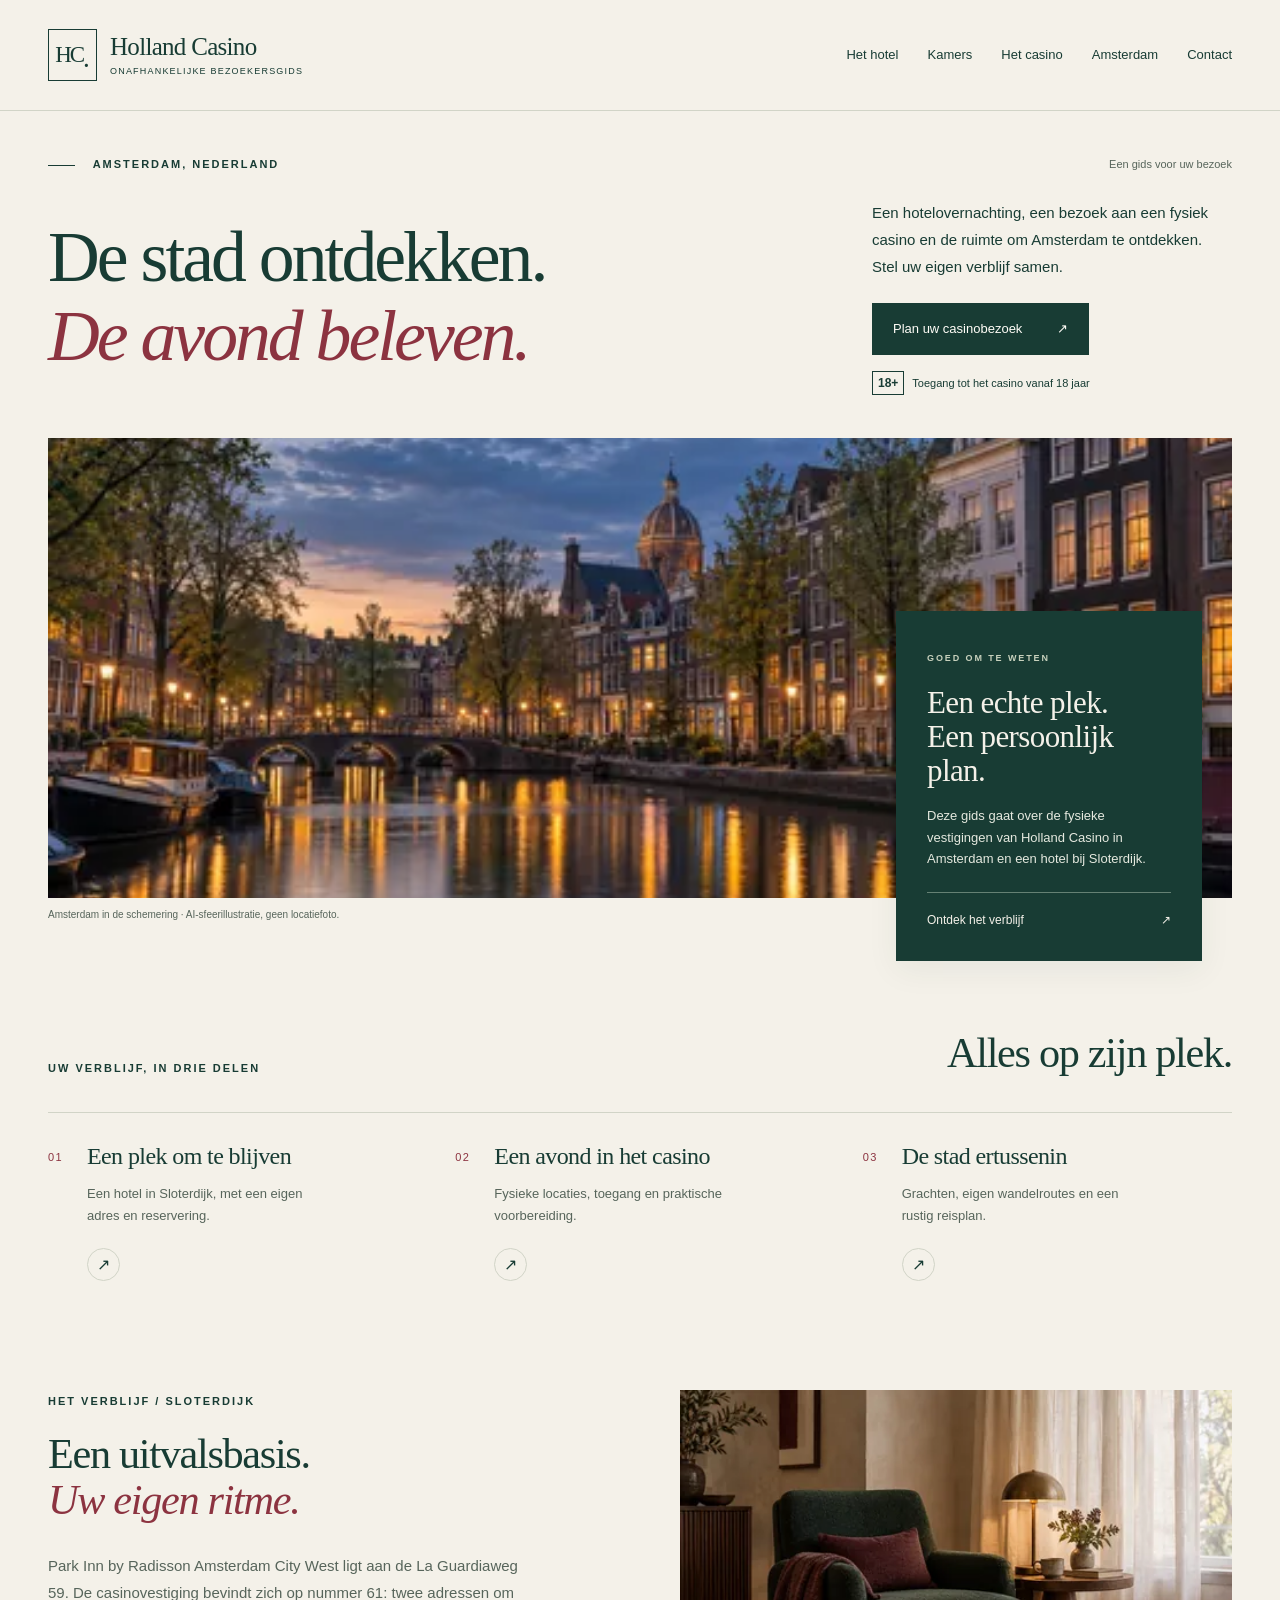
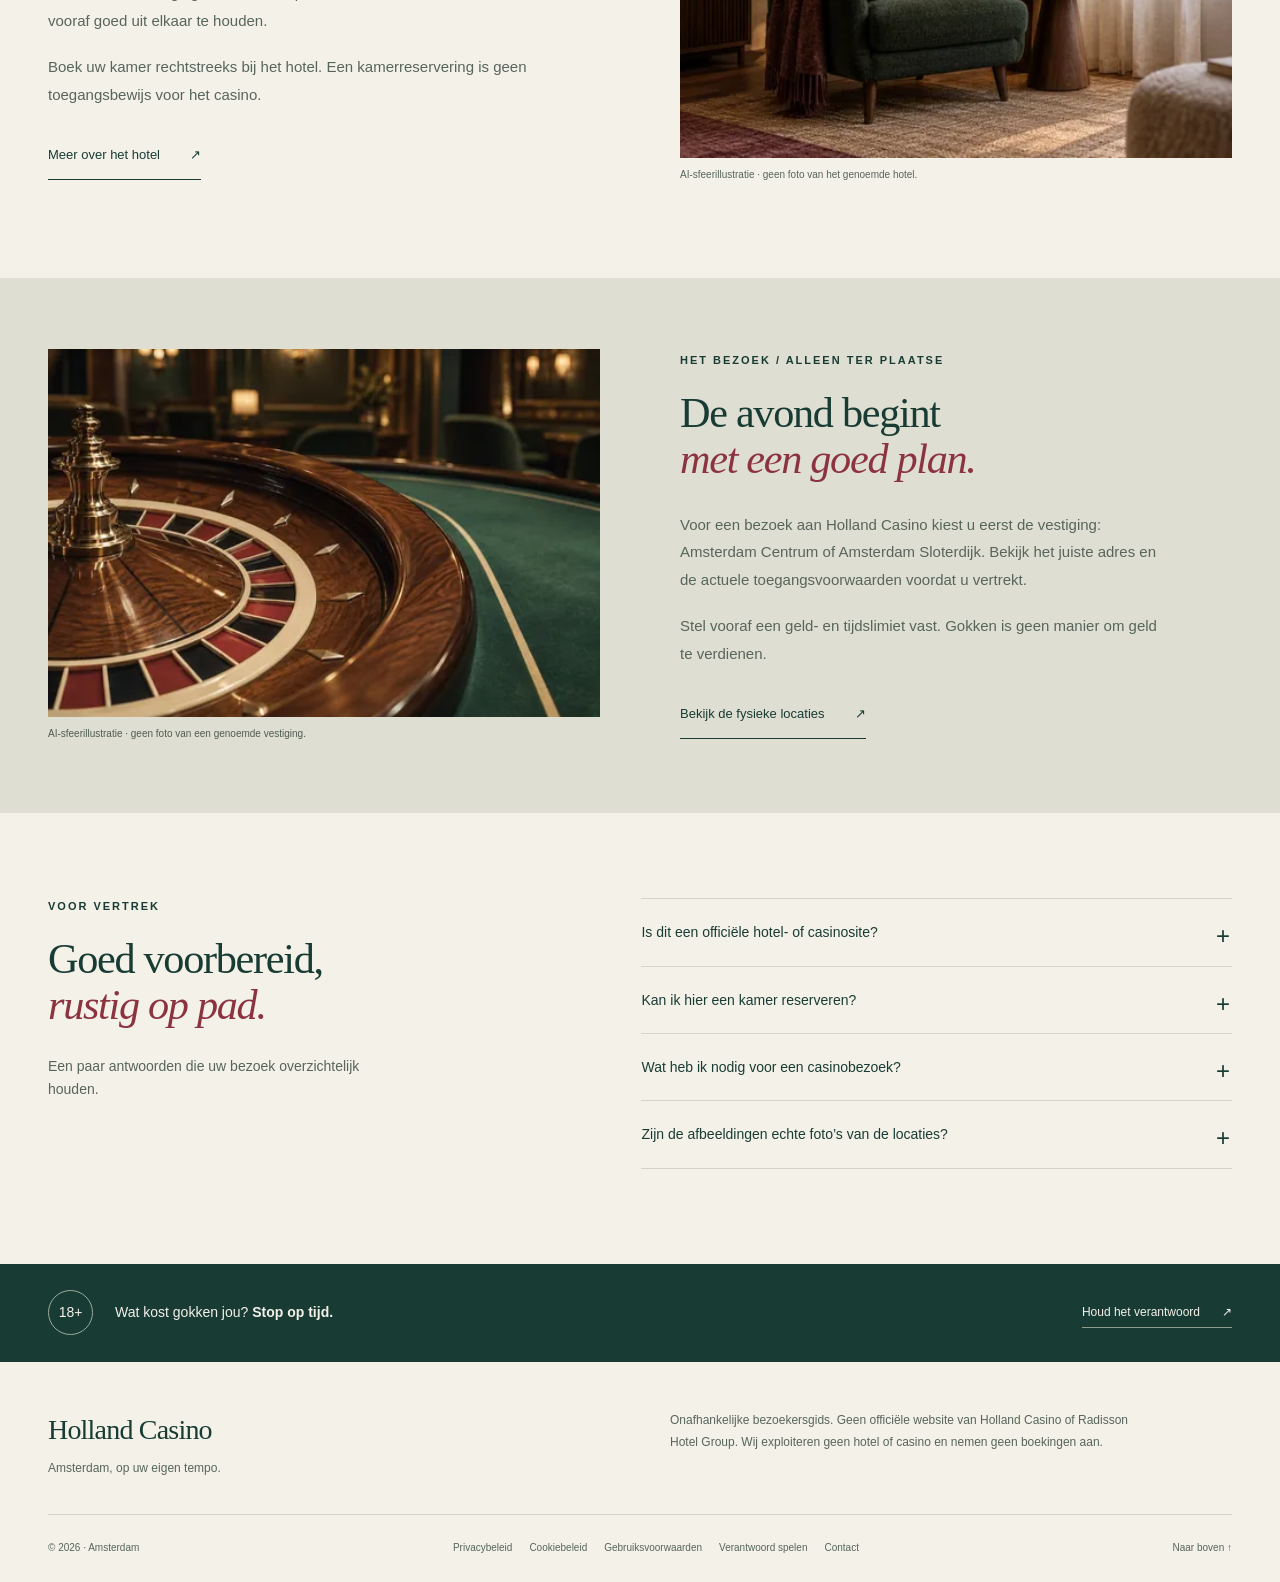
<file: index.html>
<!doctype html>
<html lang="nl-NL">
  <head>
    <meta charset="utf-8" />
    <meta name="viewport" content="width=device-width, initial-scale=1" />
    <meta
      name="description"
      content="Onafhankelijke gids voor een verblijf in Amsterdam, een hotel bij Sloterdijk en fysieke casinobezoeken. Praktische locaties, toegang 18+ en verantwoord spelen."
    />
    <meta name="theme-color" content="#183c34" />
    <title>Holland Casino</title>
    <script async src="https://www.googletagmanager.com/gtag/js?id=AW-18148570708"></script>
<script>
  window.dataLayer = window.dataLayer || [];
  function gtag(){dataLayer.push(arguments);}
  gtag('js', new Date());

  gtag('config', 'AW-18148570708');
</script>
    <script>
      document.documentElement.classList.add("js");
    </script>
    <link rel="icon" type="image/svg+xml" href="assets/favicon.svg" />
    <link rel="stylesheet" href="assets/site.css" />
    <script src="assets/site.js" defer></script>
  </head>
  <body>
    <a class="skip-link" href="#inhoud">Direct naar inhoud</a>
    <header class="site-header wrap">
      <a
        class="brand"
        href="index.html"
        aria-label="Holland Casino — naar de startpagina"
        ><span class="monogram" aria-hidden="true">HC<span>·</span></span
        ><span class="brand-name"
          >Holland Casino<small>Onafhankelijke bezoekersgids</small></span
        ></a
      >
      <button
        class="menu-toggle"
        type="button"
        aria-expanded="false"
        aria-controls="primary-nav"
      >
        <span>Menu</span
        ><span class="menu-icon" aria-hidden="true"><i></i><i></i></span>
      </button>
      <nav id="primary-nav" aria-label="Hoofdnavigatie">
        <a href="hotel.html">Het hotel</a><a href="kamers.html">Kamers</a
        ><a href="casino.html">Het casino</a
        ><a href="amsterdam.html">Amsterdam</a
        ><a href="contact.html">Contact</a>
      </nav>
    </header>
    <main id="inhoud">
      <section class="home-intro wrap">
        <div class="intro-meta">
          <p class="eyebrow">
            <span class="small-rule"></span> Amsterdam, Nederland
          </p>
          <span class="edition">Een gids voor uw bezoek</span>
        </div>
        <div class="intro-grid">
          <h1>De stad ontdekken.<br /><em>De avond beleven.</em></h1>
          <div class="intro-copy">
            <p>
              Een hotelovernachting, een bezoek aan een fysiek casino en de
              ruimte om Amsterdam te ontdekken. Stel uw eigen verblijf samen.
            </p>
            <a class="button" href="casino.html"
              >Plan uw casinobezoek<span aria-hidden="true">↗</span></a
            >
            <p class="age-note">
              <span>18+</span> Toegang tot het casino vanaf 18 jaar
            </p>
          </div>
        </div>
      </section>
      <section class="hero-scene wrap" aria-label="Amsterdam in de avond">
        <figure class="photo photo-wide">
          <img
            src="assets/images/hero-amsterdam-960.webp"
            srcset="
              assets/images/hero-amsterdam-480.webp   480w,
              assets/images/hero-amsterdam-960.webp   960w,
              assets/images/hero-amsterdam-1536.webp 1536w
            "
            sizes="(max-width: 700px) calc(100vw - 40px), (max-width: 1320px) calc(100vw - 96px), 1224px"
            width="1536"
            height="1024"
            alt="Sfeerillustratie van een Amsterdamse gracht met warme vensterlichten in de schemering"
            loading="eager"
            fetchpriority="high"
            decoding="async"
          />
          <figcaption>
            Amsterdam in de schemering · AI-sfeerillustratie, geen locatiefoto.
          </figcaption>
        </figure>
        <div class="visit-note">
          <span class="eyebrow">Goed om te weten</span>
          <h2>
            Een echte plek.<br />
            Een persoonlijk plan.
          </h2>
          <p>
            Deze gids gaat over de fysieke vestigingen van Holland Casino in
            Amsterdam en een hotel bij Sloterdijk.
          </p>
          <a href="hotel.html"
            >Ontdek het verblijf <span aria-hidden="true">↗</span></a
          >
        </div>
      </section>
      <section class="orientation wrap" aria-labelledby="orientation-title">
        <div class="section-top">
          <p class="eyebrow">Uw verblijf, in drie delen</p>
          <h2 id="orientation-title">Alles op zijn plek.</h2>
        </div>
        <div class="editorial-links">
          <a href="hotel.html"
            ><span class="index-number">01</span>
            <div>
              <h3>Een plek om te blijven</h3>
              <p>
                Een hotel in Sloterdijk, met een eigen adres en reservering.
              </p>
            </div>
            <span class="round-arrow" aria-hidden="true">↗</span></a
          >
          <a href="casino.html"
            ><span class="index-number">02</span>
            <div>
              <h3>Een avond in het casino</h3>
              <p>Fysieke locaties, toegang en praktische voorbereiding.</p>
            </div>
            <span class="round-arrow" aria-hidden="true">↗</span></a
          >
          <a href="amsterdam.html"
            ><span class="index-number">03</span>
            <div>
              <h3>De stad ertussenin</h3>
              <p>Grachten, eigen wandelroutes en een rustig reisplan.</p>
            </div>
            <span class="round-arrow" aria-hidden="true">↗</span></a
          >
        </div>
      </section>
      <section class="feature wrap" aria-labelledby="stay-title">
        <div class="feature-copy">
          <p class="eyebrow">Het verblijf / Sloterdijk</p>
          <h2 id="stay-title">
            Een uitvalsbasis.<br /><em>Uw eigen ritme.</em>
          </h2>
          <p>
            Park Inn by Radisson Amsterdam City West ligt aan de La Guardiaweg
            59. De casino­vestiging bevindt zich op nummer 61: twee adressen om
            vooraf goed uit elkaar te houden.
          </p>
          <p>
            Boek uw kamer rechtstreeks bij het hotel. Een kamerreservering is
            geen toegangsbewijs voor het casino.
          </p>
          <a class="text-link" href="hotel.html"
            >Meer over het hotel<span aria-hidden="true">↗</span></a
          >
        </div>
        <figure class="photo">
          <img
            src="assets/images/hotel-atmosphere-960.webp"
            srcset="
              assets/images/hotel-atmosphere-480.webp   480w,
              assets/images/hotel-atmosphere-960.webp   960w,
              assets/images/hotel-atmosphere-1536.webp 1536w
            "
            sizes="(max-width: 700px) calc(100vw - 40px), 600px"
            width="1536"
            height="1024"
            alt="Conceptuele sfeerillustratie van een rustige lounge met een groene fauteuil"
            loading="lazy"
            decoding="async"
          />
          <figcaption>
            AI-sfeerillustratie · geen foto van het genoemde hotel.
          </figcaption>
        </figure>
      </section>
      <section class="casino-feature">
        <div class="wrap feature feature-reverse">
          <figure class="photo">
            <img
              src="assets/images/casino-detail-960.webp"
              srcset="
                assets/images/casino-detail-480.webp   480w,
                assets/images/casino-detail-960.webp   960w,
                assets/images/casino-detail-1536.webp 1536w
              "
              sizes="(max-width: 700px) calc(100vw - 40px), 600px"
              width="1536"
              height="1024"
              alt="Sfeerillustratie van een houten roulettewiel in een fysiek casino"
              loading="lazy"
              decoding="async"
            />
            <figcaption>
              AI-sfeerillustratie · geen foto van een genoemde vestiging.
            </figcaption>
          </figure>
          <div class="feature-copy">
            <p class="eyebrow">Het bezoek / Alleen ter plaatse</p>
            <h2>De avond begint<br /><em>met een goed plan.</em></h2>
            <p>
              Voor een bezoek aan Holland Casino kiest u eerst de vestiging:
              Amsterdam Centrum of Amsterdam Sloterdijk. Bekijk het juiste adres
              en de actuele toegangsvoorwaarden voordat u vertrekt.
            </p>
            <p>
              Stel vooraf een geld- en tijdslimiet vast. Gokken is geen manier
              om geld te verdienen.
            </p>
            <a class="text-link" href="casino.html"
              >Bekijk de fysieke locaties<span aria-hidden="true">↗</span></a
            >
          </div>
        </div>
      </section>
      <section class="faq-section wrap" aria-labelledby="faq-title">
        <div>
          <p class="eyebrow">Voor vertrek</p>
          <h2 id="faq-title">Goed voorbereid,<br /><em>rustig op pad.</em></h2>
          <p class="muted">
            Een paar antwoorden die uw bezoek overzichtelijk houden.
          </p>
        </div>
        <div class="faq-list">
          <details>
            <summary>Is dit een officiële hotel- of casinosite?</summary>
            <p>
              Nee. Dit is een onafhankelijke bezoekersgids. Het hotel en de
              casino’s verzorgen hun eigen reserveringen, toegang en
              dienstverlening. U vindt hier praktische informatie en
              verwijzingen naar hun eigen websites.
            </p>
          </details>
          <details>
            <summary>Kan ik hier een kamer reserveren?</summary>
            <p>
              U reserveert rechtstreeks via de officiële hotelwebsite. Deze gids
              verwerkt geen reserveringen of betalingen. Bekijk de
              <a href="kamers.html">kamerinformatie</a> voordat u doorgaat naar
              het hotel.
            </p>
          </details>
          <details>
            <summary>Wat heb ik nodig voor een casinobezoek?</summary>
            <p>
              U moet minimaal 18 jaar zijn en een geldig identiteitsbewijs
              meenemen. De aanbieder controleert de toegang en Cruks. Controleer
              voor vertrek ook de actuele huisregels van de vestiging.
            </p>
          </details>
          <details>
            <summary>
              Zijn de afbeeldingen echte foto’s van de locaties?
            </summary>
            <p>
              De afbeeldingen zijn speciaal gemaakte AI-sfeerillustraties. Ze
              tonen geen feitelijke kamers of casinozalen. Bekijk voor echte
              accommodatiebeelden de officiële website van de betreffende
              aanbieder.
            </p>
          </details>
        </div>
      </section>
    </main>
    <aside class="responsibility" aria-label="Verantwoord spelen">
      <div class="wrap">
        <span class="age-stamp">18+</span>
        <p>Wat kost gokken jou? <strong>Stop op tijd.</strong></p>
        <a href="verantwoord-spelen.html"
          >Houd het verantwoord <span aria-hidden="true">↗</span></a
        >
      </div>
    </aside>
    <footer class="site-footer wrap">
      <div class="footer-top">
        <a class="footer-brand" href="index.html"
          >Holland Casino<span>Amsterdam, op uw eigen tempo.</span></a
        >
        <p>
          Onafhankelijke bezoekersgids. Geen officiële website van Holland
          Casino of Radisson Hotel Group. Wij exploiteren geen hotel of casino
          en nemen geen boekingen aan.
        </p>
      </div>
      <div class="footer-bottom">
        <span>© 2026 · Amsterdam</span>
        <nav aria-label="Beleid en informatie">
          <a href="privacy.html">Privacybeleid</a
          ><a href="cookies.html">Cookiebeleid</a
          ><a href="voorwaarden.html">Gebruiksvoorwaarden</a
          ><a href="verantwoord-spelen.html">Verantwoord spelen</a
          ><a href="contact.html">Contact</a>
        </nav>
        <a href="#inhoud" class="back-top">Naar boven ↑</a>
      </div>
    </footer>
  </body>
</html>
</file>
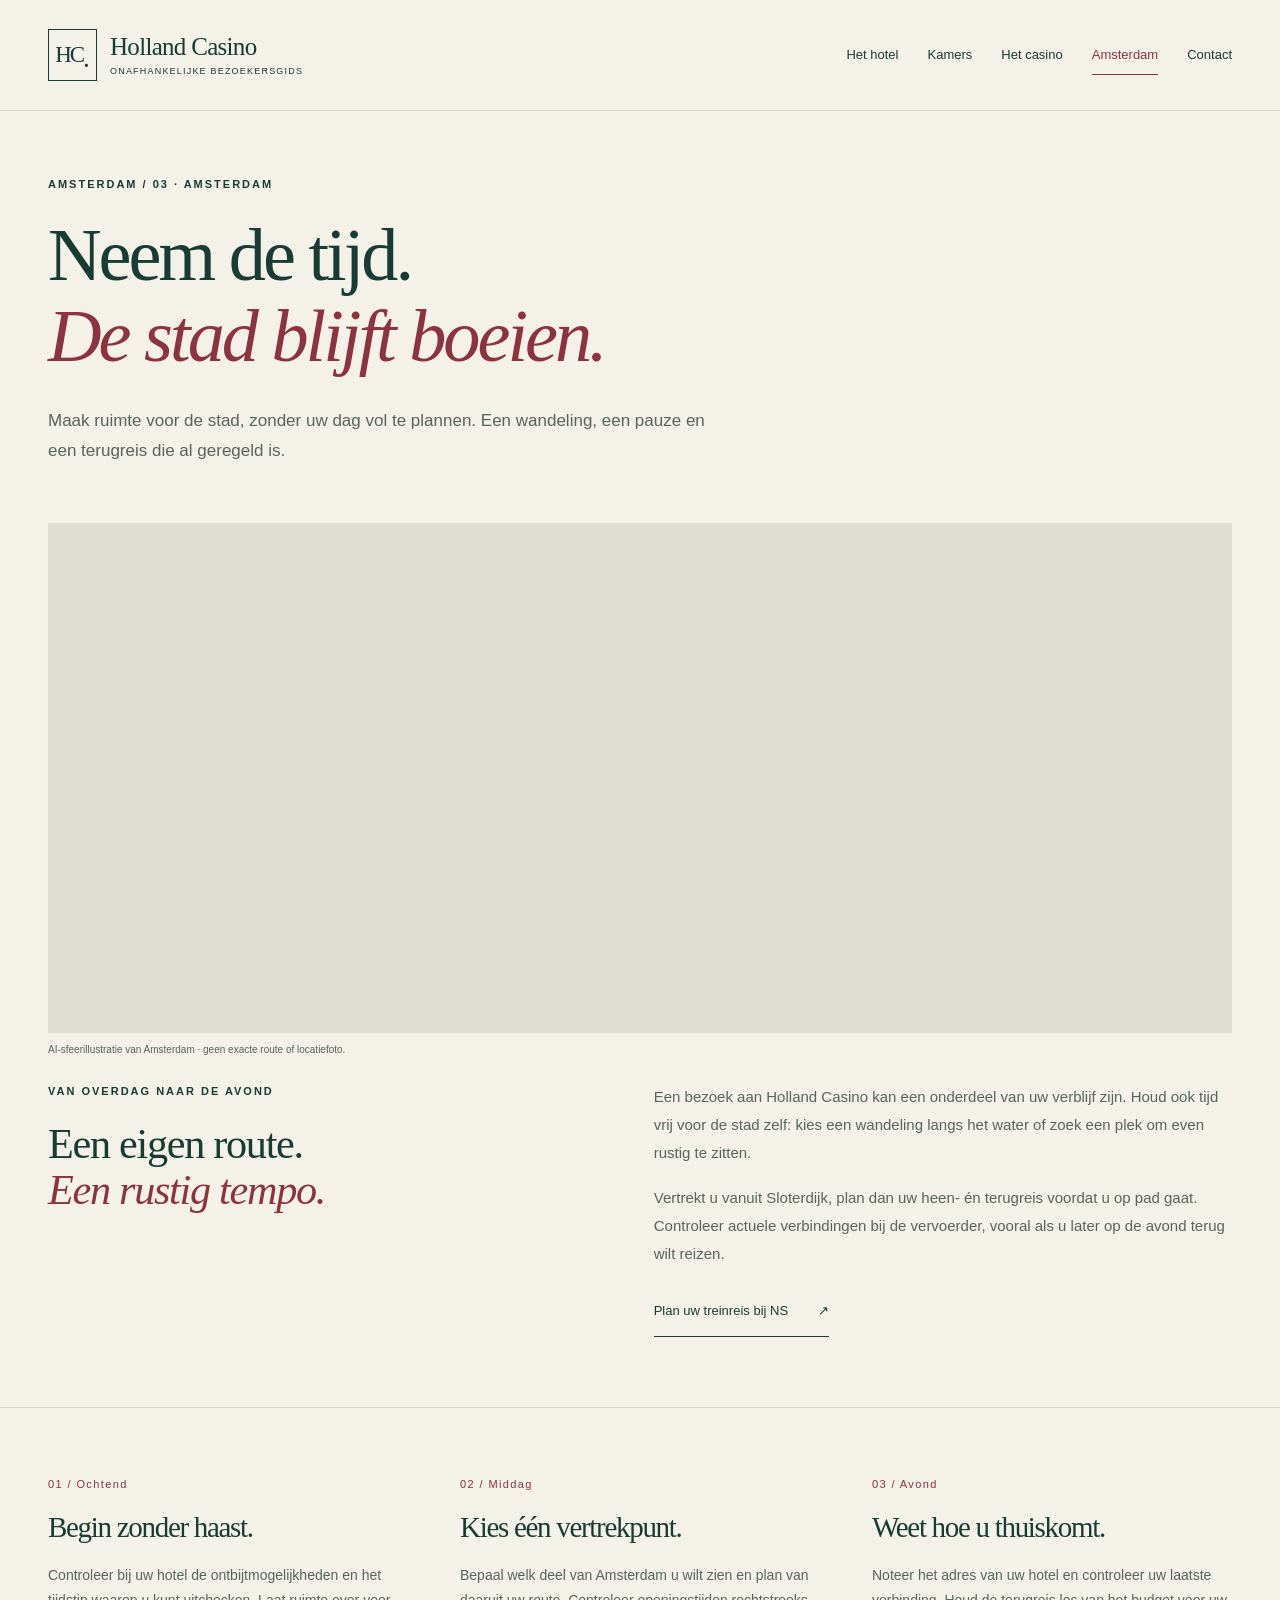
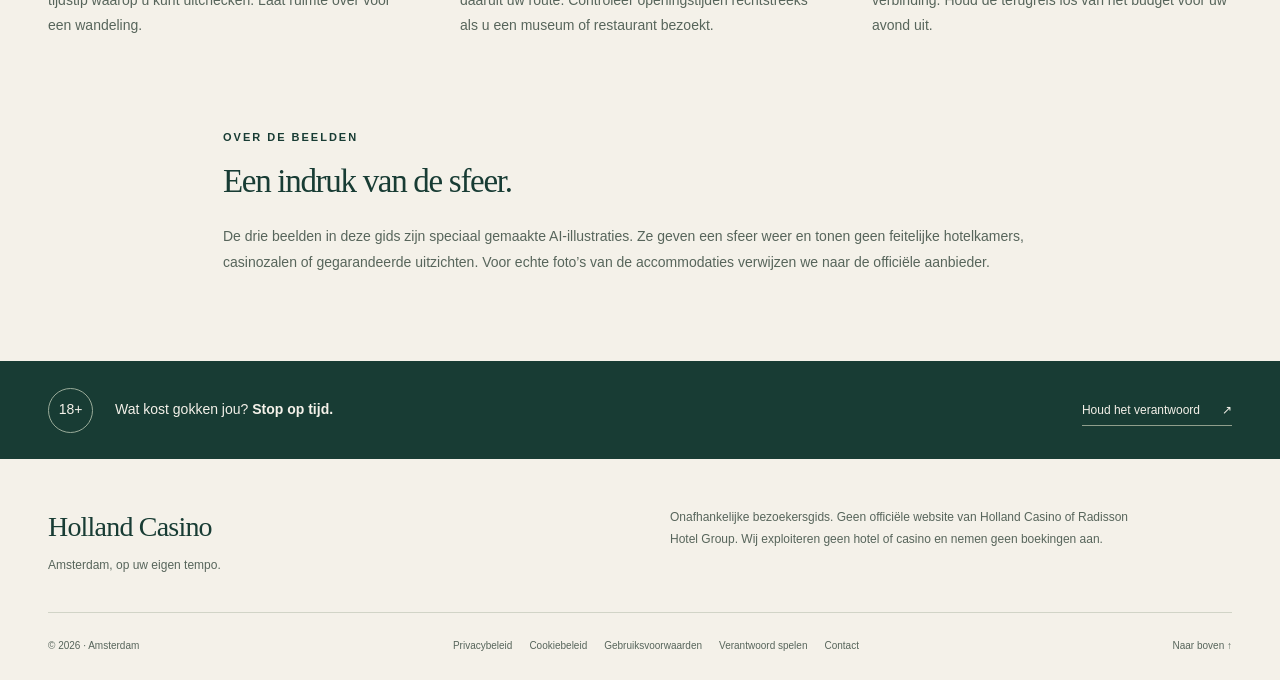
<file: amsterdam.html>
<!doctype html>
<html lang="nl-NL">
  <head>
    <meta charset="utf-8" />
    <meta name="viewport" content="width=device-width, initial-scale=1" />
    <meta
      name="description"
      content="Maak een rustig reisplan voor Amsterdam. Tips om hotel, vervoer en een fysiek casinobezoek op elkaar af te stemmen, met duidelijk gemarkeerde sfeerbeelden."
    />
    <meta name="theme-color" content="#183c34" />
    <title>Amsterdam &amp; uw reisplan | Holland Casino</title>
    <script>
      document.documentElement.classList.add("js");
    </script>
    <link rel="icon" type="image/svg+xml" href="assets/favicon.svg" />
    <link rel="stylesheet" href="assets/site.css" />
    <script src="assets/site.js" defer></script>
  </head>
  <body>
    <a class="skip-link" href="#inhoud">Direct naar inhoud</a>
    <header class="site-header wrap">
      <a
        class="brand"
        href="index.html"
        aria-label="Holland Casino — naar de startpagina"
        ><span class="monogram" aria-hidden="true">HC<span>·</span></span
        ><span class="brand-name"
          >Holland Casino<small>Onafhankelijke bezoekersgids</small></span
        ></a
      >
      <button
        class="menu-toggle"
        type="button"
        aria-expanded="false"
        aria-controls="primary-nav"
      >
        <span>Menu</span
        ><span class="menu-icon" aria-hidden="true"><i></i><i></i></span>
      </button>
      <nav id="primary-nav" aria-label="Hoofdnavigatie">
        <a href="hotel.html">Het hotel</a><a href="kamers.html">Kamers</a
        ><a href="casino.html">Het casino</a
        ><a href="amsterdam.html" aria-current="page">Amsterdam</a
        ><a href="contact.html">Contact</a>
      </nav>
    </header>
    <main id="inhoud">
      <section class="page-heading wrap">
        <p class="eyebrow">Amsterdam / 03 · Amsterdam</p>
        <h1>Neem de tijd.<br /><em>De stad blijft boeien.</em></h1>
        <p class="lead">
          Maak ruimte voor de stad, zonder uw dag vol te plannen. Een wandeling,
          een pauze en een terugreis die al geregeld is.
        </p>
      </section>
      <section class="wrap city-panorama">
        <figure class="photo photo-wide">
          <img
            src="assets/images/hero-amsterdam-960.webp"
            srcset="
              assets/images/hero-amsterdam-480.webp   480w,
              assets/images/hero-amsterdam-960.webp   960w,
              assets/images/hero-amsterdam-1536.webp 1536w
            "
            sizes="(max-width: 700px) calc(100vw - 40px), (max-width: 1320px) calc(100vw - 96px), 1224px"
            width="1536"
            height="1024"
            alt="AI-sfeerillustratie van Amsterdamse grachtenpanden aan het water in de avond"
            loading="eager"
            fetchpriority="high"
            decoding="async"
          />
          <figcaption>
            AI-sfeerillustratie van Amsterdam · geen exacte route of
            locatiefoto.
          </figcaption>
        </figure>
      </section>
      <section class="wrap two-column section-space">
        <div>
          <p class="eyebrow">Van overdag naar de avond</p>
          <h2>Een eigen route.<br /><em>Een rustig tempo.</em></h2>
        </div>
        <div class="body-copy">
          <p>
            Een bezoek aan Holland Casino kan een onderdeel van uw verblijf
            zijn. Houd ook tijd vrij voor de stad zelf: kies een wandeling langs
            het water of zoek een plek om even rustig te zitten.
          </p>
          <p>
            Vertrekt u vanuit Sloterdijk, plan dan uw heen- én terugreis voordat
            u op pad gaat. Controleer actuele verbindingen bij de vervoerder,
            vooral als u later op de avond terug wilt reizen.
          </p>
          <a class="text-link" href="https://www.ns.nl/reisplanner/"
            >Plan uw treinreis bij NS<span aria-hidden="true">↗</span></a
          >
        </div>
      </section>
      <section class="wrap city-notes section-space border-top">
        <article>
          <span class="index-number">01 / Ochtend</span>
          <h2>Begin zonder haast.</h2>
          <p>
            Controleer bij uw hotel de ontbijtmogelijkheden en het tijdstip
            waarop u kunt uitchecken. Laat ruimte over voor een wandeling.
          </p>
        </article>
        <article>
          <span class="index-number">02 / Middag</span>
          <h2>Kies één vertrekpunt.</h2>
          <p>
            Bepaal welk deel van Amsterdam u wilt zien en plan van daaruit uw
            route. Controleer openingstijden rechtstreeks als u een museum of
            restaurant bezoekt.
          </p>
        </article>
        <article>
          <span class="index-number">03 / Avond</span>
          <h2>Weet hoe u thuiskomt.</h2>
          <p>
            Noteer het adres van uw hotel en controleer uw laatste verbinding.
            Houd de terugreis los van het budget voor uw avond uit.
          </p>
        </article>
      </section>
      <section class="wrap image-note">
        <p class="eyebrow">Over de beelden</p>
        <h2>Een indruk van de sfeer.</h2>
        <p>
          De drie beelden in deze gids zijn speciaal gemaakte AI-illustraties.
          Ze geven een sfeer weer en tonen geen feitelijke hotelkamers,
          casinozalen of gegarandeerde uitzichten. Voor echte foto’s van de
          accommodaties verwijzen we naar de officiële aanbieder.
        </p>
      </section>
    </main>
    <aside class="responsibility" aria-label="Verantwoord spelen">
      <div class="wrap">
        <span class="age-stamp">18+</span>
        <p>Wat kost gokken jou? <strong>Stop op tijd.</strong></p>
        <a href="verantwoord-spelen.html"
          >Houd het verantwoord <span aria-hidden="true">↗</span></a
        >
      </div>
    </aside>
    <footer class="site-footer wrap">
      <div class="footer-top">
        <a class="footer-brand" href="index.html"
          >Holland Casino<span>Amsterdam, op uw eigen tempo.</span></a
        >
        <p>
          Onafhankelijke bezoekersgids. Geen officiële website van Holland
          Casino of Radisson Hotel Group. Wij exploiteren geen hotel of casino
          en nemen geen boekingen aan.
        </p>
      </div>
      <div class="footer-bottom">
        <span>© 2026 · Amsterdam</span>
        <nav aria-label="Beleid en informatie">
          <a href="privacy.html">Privacybeleid</a
          ><a href="cookies.html">Cookiebeleid</a
          ><a href="voorwaarden.html">Gebruiksvoorwaarden</a
          ><a href="verantwoord-spelen.html">Verantwoord spelen</a
          ><a href="contact.html">Contact</a>
        </nav>
        <a href="#inhoud" class="back-top">Naar boven ↑</a>
      </div>
    </footer>
  </body>
</html>
</file>
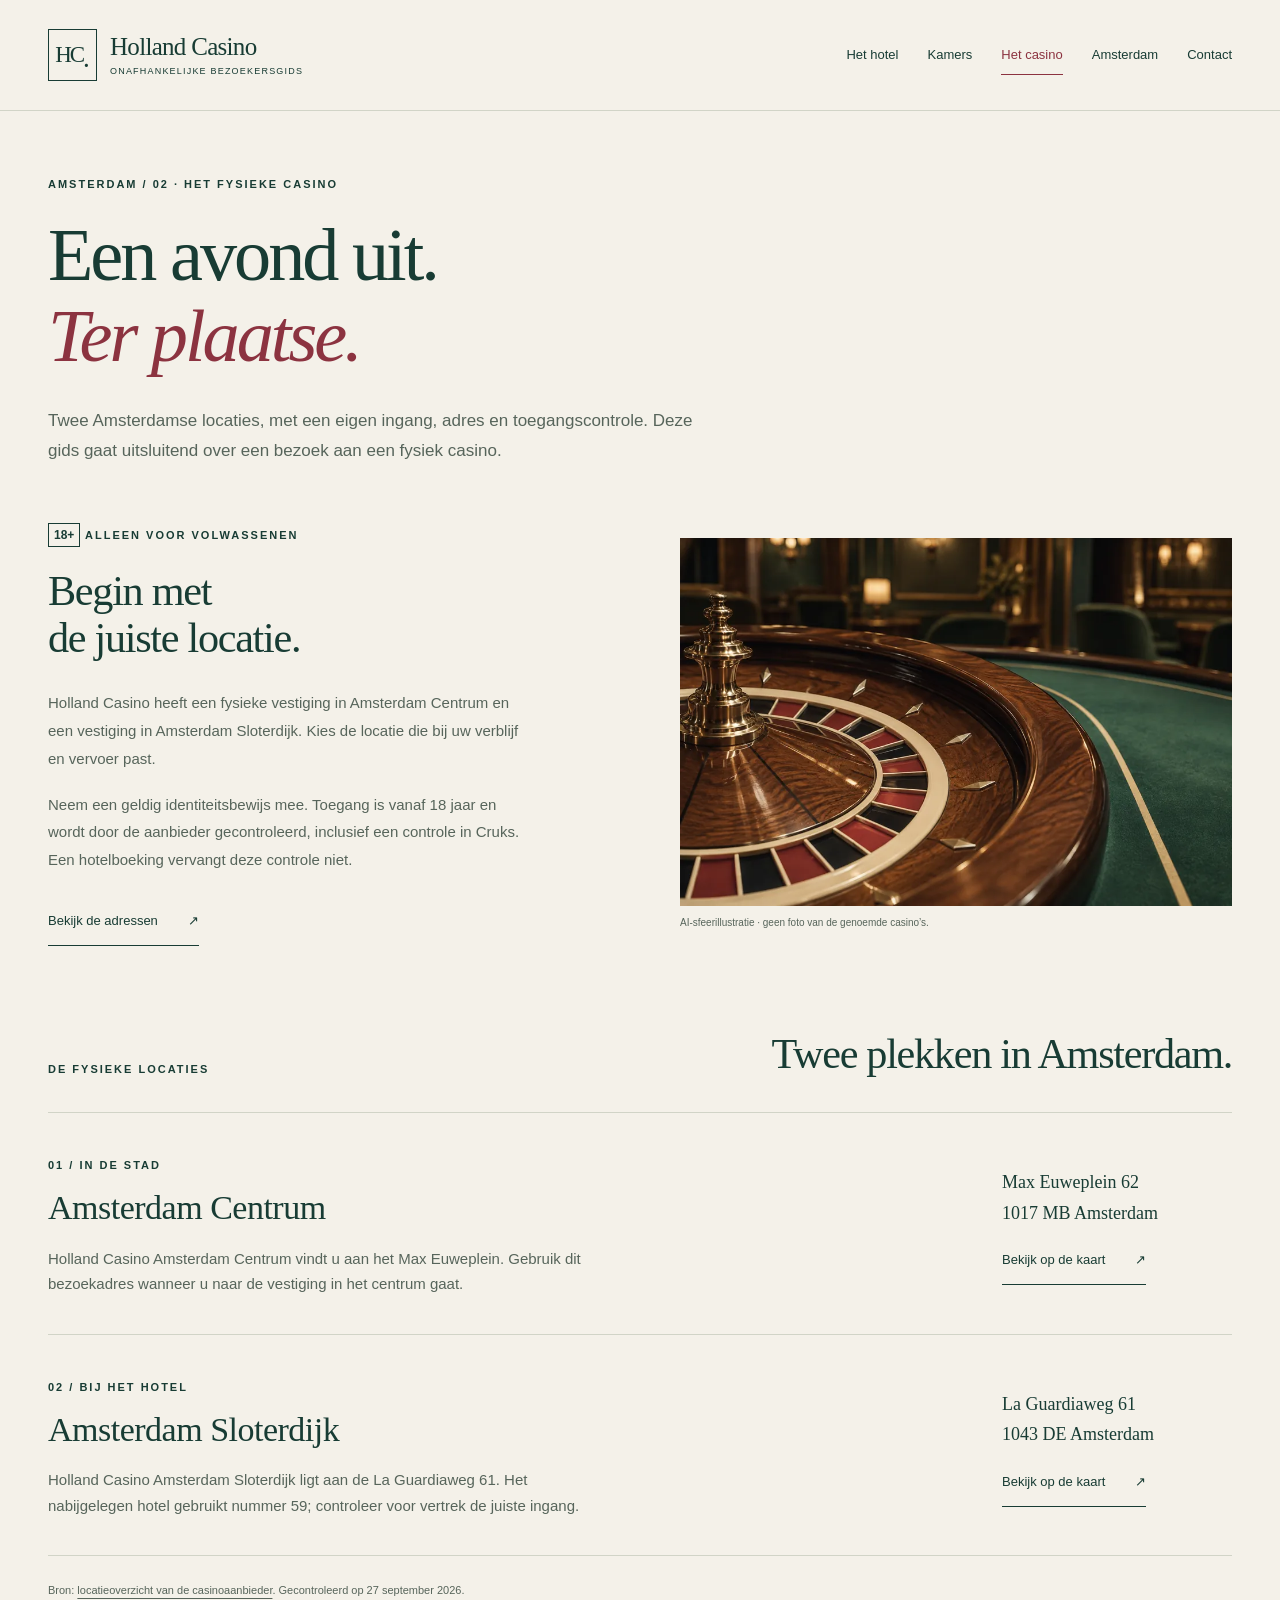
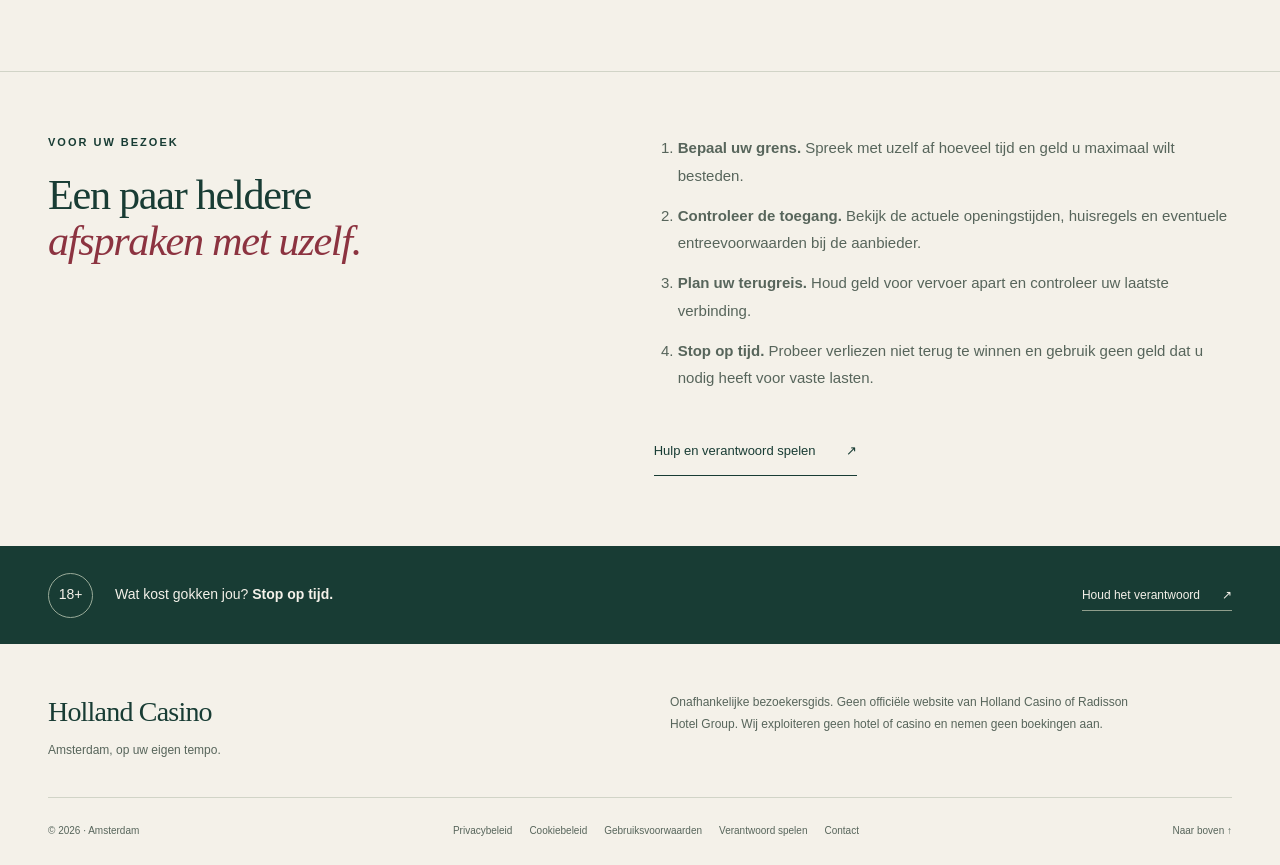
<file: casino.html>
<!doctype html>
<html lang="nl-NL">
  <head>
    <meta charset="utf-8" />
    <meta name="viewport" content="width=device-width, initial-scale=1" />
    <meta
      name="description"
      content="Bezoekadressen van de fysieke casino’s in Amsterdam Centrum en Sloterdijk. Informatie over toegang vanaf 18 jaar, identiteitscontrole en verantwoord spelen."
    />
    <meta name="theme-color" content="#183c34" />
    <title>Fysieke casino’s in Amsterdam · 18+ | Holland Casino</title>
    <script>
      document.documentElement.classList.add("js");
    </script>
    <link rel="icon" type="image/svg+xml" href="assets/favicon.svg" />
    <link rel="stylesheet" href="assets/site.css" />
    <script src="assets/site.js" defer></script>
  </head>
  <body>
    <a class="skip-link" href="#inhoud">Direct naar inhoud</a>
    <header class="site-header wrap">
      <a
        class="brand"
        href="index.html"
        aria-label="Holland Casino — naar de startpagina"
        ><span class="monogram" aria-hidden="true">HC<span>·</span></span
        ><span class="brand-name"
          >Holland Casino<small>Onafhankelijke bezoekersgids</small></span
        ></a
      >
      <button
        class="menu-toggle"
        type="button"
        aria-expanded="false"
        aria-controls="primary-nav"
      >
        <span>Menu</span
        ><span class="menu-icon" aria-hidden="true"><i></i><i></i></span>
      </button>
      <nav id="primary-nav" aria-label="Hoofdnavigatie">
        <a href="hotel.html">Het hotel</a><a href="kamers.html">Kamers</a
        ><a href="casino.html" aria-current="page">Het casino</a
        ><a href="amsterdam.html">Amsterdam</a
        ><a href="contact.html">Contact</a>
      </nav>
    </header>
    <main id="inhoud">
      <section class="page-heading wrap">
        <p class="eyebrow">Amsterdam / 02 · Het fysieke casino</p>
        <h1>Een avond uit.<br /><em>Ter plaatse.</em></h1>
        <p class="lead">
          Twee Amsterdamse locaties, met een eigen ingang, adres en
          toegangscontrole. Deze gids gaat uitsluitend over een bezoek aan een
          fysiek casino.
        </p>
      </section>
      <section class="wrap feature detail-feature">
        <div class="feature-copy">
          <p class="eyebrow">
            <span class="inline-age">18+</span> Alleen voor volwassenen
          </p>
          <h2>Begin met<br />de juiste locatie.</h2>
          <p>
            Holland Casino heeft een fysieke vestiging in Amsterdam Centrum en
            een vestiging in Amsterdam Sloterdijk. Kies de locatie die bij uw
            verblijf en vervoer past.
          </p>
          <p>
            Neem een geldig identiteitsbewijs mee. Toegang is vanaf 18 jaar en
            wordt door de aanbieder gecontroleerd, inclusief een controle in
            Cruks. Een hotelboeking vervangt deze controle niet.
          </p>
          <a class="text-link" href="#locaties"
            >Bekijk de adressen<span aria-hidden="true">↗</span></a
          >
        </div>
        <figure class="photo">
          <img
            src="assets/images/casino-detail-960.webp"
            srcset="
              assets/images/casino-detail-480.webp   480w,
              assets/images/casino-detail-960.webp   960w,
              assets/images/casino-detail-1536.webp 1536w
            "
            sizes="(max-width: 700px) calc(100vw - 40px), 600px"
            width="1536"
            height="1024"
            alt="Sfeerillustratie van de details van een roulettewiel, zonder spelers"
            loading="eager"
            fetchpriority="high"
            decoding="async"
          />
          <figcaption>
            AI-sfeerillustratie · geen foto van de genoemde casino’s.
          </figcaption>
        </figure>
      </section>
      <section class="wrap section-space" id="locaties">
        <div class="section-top">
          <p class="eyebrow">De fysieke locaties</p>
          <h2>Twee plekken in Amsterdam.</h2>
        </div>
        <div class="location-list">
          <article>
            <div>
              <span class="eyebrow">01 / In de stad</span>
              <h3>Amsterdam Centrum</h3>
              <p>
                Holland Casino Amsterdam Centrum vindt u aan het Max Euweplein.
                Gebruik dit bezoekadres wanneer u naar de vestiging in het
                centrum gaat.
              </p>
            </div>
            <div class="location-address">
              <address>Max Euweplein 62<br />1017 MB Amsterdam</address>
              <a
                class="text-link"
                href="https://www.google.com/maps/search/?api=1&amp;query=Max+Euweplein+62+Amsterdam"
                >Bekijk op de kaart<span aria-hidden="true">↗</span></a
              >
            </div>
          </article>
          <article>
            <div>
              <span class="eyebrow">02 / Bij het hotel</span>
              <h3>Amsterdam Sloterdijk</h3>
              <p>
                Holland Casino Amsterdam Sloterdijk ligt aan de La Guardiaweg
                61. Het nabijgelegen hotel gebruikt nummer 59; controleer voor
                vertrek de juiste ingang.
              </p>
            </div>
            <div class="location-address">
              <address>La Guardiaweg 61<br />1043 DE Amsterdam</address>
              <a
                class="text-link"
                href="https://www.google.com/maps/search/?api=1&amp;query=La+Guardiaweg+61+Amsterdam"
                >Bekijk op de kaart<span aria-hidden="true">↗</span></a
              >
            </div>
          </article>
        </div>
        <p class="source">
          Bron:
          <a
            href="https://werkenbij.hollandcasino.nl/vestigingen/"
            rel="external"
            >locatieoverzicht van de casinoaanbieder</a
          >. Gecontroleerd op 27 september 2026.
        </p>
      </section>
      <section class="wrap two-column border-top section-space">
        <div>
          <p class="eyebrow">Voor uw bezoek</p>
          <h2>Een paar heldere<br /><em>afspraken met uzelf.</em></h2>
        </div>
        <div class="body-copy">
          <ol class="numbered-list">
            <li>
              <strong>Bepaal uw grens.</strong> Spreek met uzelf af hoeveel tijd
              en geld u maximaal wilt besteden.
            </li>
            <li>
              <strong>Controleer de toegang.</strong> Bekijk de actuele
              openingstijden, huisregels en eventuele entreevoorwaarden bij de
              aanbieder.
            </li>
            <li>
              <strong>Plan uw terugreis.</strong> Houd geld voor vervoer apart
              en controleer uw laatste verbinding.
            </li>
            <li>
              <strong>Stop op tijd.</strong> Probeer verliezen niet terug te
              winnen en gebruik geen geld dat u nodig heeft voor vaste lasten.
            </li>
          </ol>
          <a class="text-link" href="verantwoord-spelen.html"
            >Hulp en verantwoord spelen<span aria-hidden="true">↗</span></a
          >
        </div>
      </section>
    </main>
    <aside class="responsibility" aria-label="Verantwoord spelen">
      <div class="wrap">
        <span class="age-stamp">18+</span>
        <p>Wat kost gokken jou? <strong>Stop op tijd.</strong></p>
        <a href="verantwoord-spelen.html"
          >Houd het verantwoord <span aria-hidden="true">↗</span></a
        >
      </div>
    </aside>
    <footer class="site-footer wrap">
      <div class="footer-top">
        <a class="footer-brand" href="index.html"
          >Holland Casino<span>Amsterdam, op uw eigen tempo.</span></a
        >
        <p>
          Onafhankelijke bezoekersgids. Geen officiële website van Holland
          Casino of Radisson Hotel Group. Wij exploiteren geen hotel of casino
          en nemen geen boekingen aan.
        </p>
      </div>
      <div class="footer-bottom">
        <span>© 2026 · Amsterdam</span>
        <nav aria-label="Beleid en informatie">
          <a href="privacy.html">Privacybeleid</a
          ><a href="cookies.html">Cookiebeleid</a
          ><a href="voorwaarden.html">Gebruiksvoorwaarden</a
          ><a href="verantwoord-spelen.html">Verantwoord spelen</a
          ><a href="contact.html">Contact</a>
        </nav>
        <a href="#inhoud" class="back-top">Naar boven ↑</a>
      </div>
    </footer>
  </body>
</html>
</file>
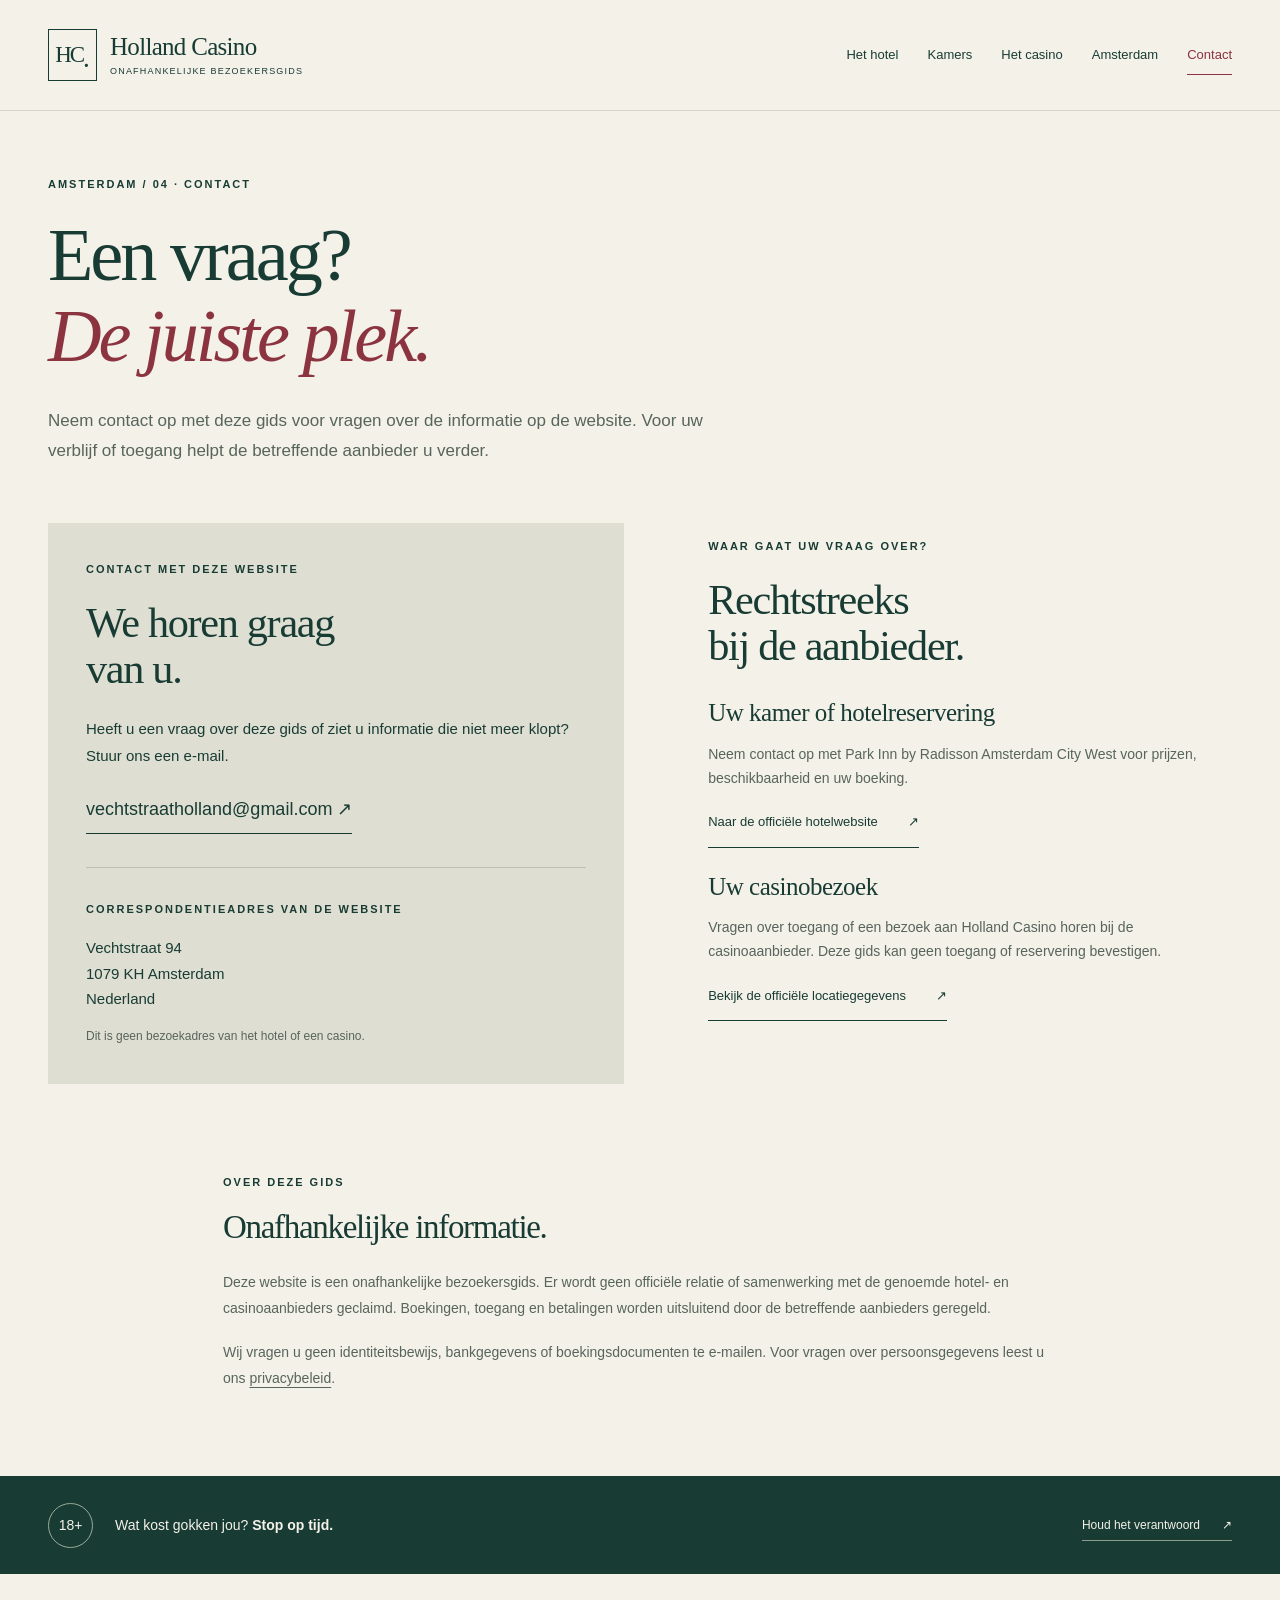
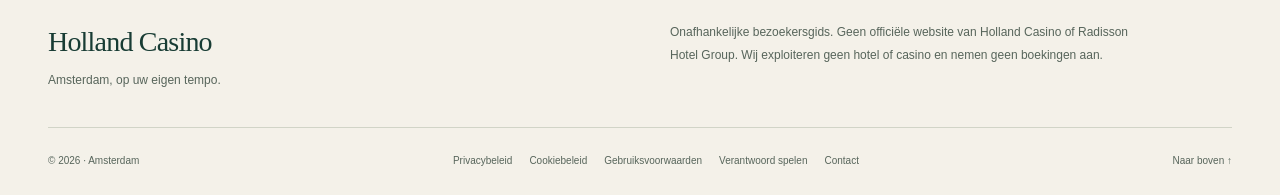
<file: contact.html>
<!doctype html>
<html lang="nl-NL">
  <head>
    <meta charset="utf-8" />
    <meta name="viewport" content="width=device-width, initial-scale=1" />
    <meta
      name="description"
      content="Contact met de onafhankelijke bezoekersgids. E-mail, correspondentieadres en verwijzingen naar de juiste aanbieder voor hotelreserveringen en casinotoegang."
    />
    <meta name="theme-color" content="#183c34" />
    <title>Contact &amp; over deze bezoekersgids | Holland Casino</title>
    <script>
      document.documentElement.classList.add("js");
    </script>
    <link rel="icon" type="image/svg+xml" href="assets/favicon.svg" />
    <link rel="stylesheet" href="assets/site.css" />
    <script src="assets/site.js" defer></script>
  </head>
  <body>
    <a class="skip-link" href="#inhoud">Direct naar inhoud</a>
    <header class="site-header wrap">
      <a
        class="brand"
        href="index.html"
        aria-label="Holland Casino — naar de startpagina"
        ><span class="monogram" aria-hidden="true">HC<span>·</span></span
        ><span class="brand-name"
          >Holland Casino<small>Onafhankelijke bezoekersgids</small></span
        ></a
      >
      <button
        class="menu-toggle"
        type="button"
        aria-expanded="false"
        aria-controls="primary-nav"
      >
        <span>Menu</span
        ><span class="menu-icon" aria-hidden="true"><i></i><i></i></span>
      </button>
      <nav id="primary-nav" aria-label="Hoofdnavigatie">
        <a href="hotel.html">Het hotel</a><a href="kamers.html">Kamers</a
        ><a href="casino.html">Het casino</a
        ><a href="amsterdam.html">Amsterdam</a
        ><a href="contact.html" aria-current="page">Contact</a>
      </nav>
    </header>
    <main id="inhoud">
      <section class="page-heading wrap">
        <p class="eyebrow">Amsterdam / 04 · Contact</p>
        <h1>Een vraag?<br /><em>De juiste plek.</em></h1>
        <p class="lead">
          Neem contact op met deze gids voor vragen over de informatie op de
          website. Voor uw verblijf of toegang helpt de betreffende aanbieder u
          verder.
        </p>
      </section>
      <section class="wrap contact-grid">
        <div class="contact-card">
          <p class="eyebrow">Contact met deze website</p>
          <h2>We horen graag<br />van u.</h2>
          <p>
            Heeft u een vraag over deze gids of ziet u informatie die niet meer
            klopt? Stuur ons een e-mail.
          </p>
          <a class="email-link" href="mailto:vechtstraatholland@gmail.com"
            >vechtstraatholland@gmail.com <span aria-hidden="true">↗</span></a
          >
          <div class="contact-address">
            <span class="eyebrow">Correspondentieadres van de website</span>
            <address>
              Vechtstraat 94<br />1079 KH Amsterdam<br />Nederland
            </address>
            <p>Dit is geen bezoekadres van het hotel of een casino.</p>
          </div>
        </div>
        <div class="contact-side">
          <p class="eyebrow">Waar gaat uw vraag over?</p>
          <h2>Rechtstreeks<br />bij de aanbieder.</h2>
          <h3>Uw kamer of hotelreservering</h3>
          <p>
            Neem contact op met Park Inn by Radisson Amsterdam City West voor
            prijzen, beschikbaarheid en uw boeking.
          </p>
          <a
            class="text-link"
            href="https://www.radissonhotels.com/nl-nl/hotels/park-inn-amsterdam-city"
            >Naar de officiële hotelwebsite<span aria-hidden="true">↗</span></a
          >
          <h3>Uw casinobezoek</h3>
          <p>
            Vragen over toegang of een bezoek aan Holland Casino horen bij de
            casinoaanbieder. Deze gids kan geen toegang of reservering
            bevestigen.
          </p>
          <a
            class="text-link"
            href="https://werkenbij.hollandcasino.nl/vestigingen/"
            >Bekijk de officiële locatiegegevens<span aria-hidden="true"
              >↗</span
            ></a
          >
        </div>
      </section>
      <section class="wrap image-note">
        <p class="eyebrow">Over deze gids</p>
        <h2>Onafhankelijke informatie.</h2>
        <p>
          Deze website is een onafhankelijke bezoekersgids. Er wordt geen
          officiële relatie of samenwerking met de genoemde hotel- en
          casinoaanbieders geclaimd. Boekingen, toegang en betalingen worden
          uitsluitend door de betreffende aanbieders geregeld.
        </p>
        <p>
          Wij vragen u geen identiteitsbewijs, bankgegevens of
          boekingsdocumenten te e-mailen. Voor vragen over persoonsgegevens
          leest u ons <a href="privacy.html">privacybeleid</a>.
        </p>
      </section>
    </main>
    <aside class="responsibility" aria-label="Verantwoord spelen">
      <div class="wrap">
        <span class="age-stamp">18+</span>
        <p>Wat kost gokken jou? <strong>Stop op tijd.</strong></p>
        <a href="verantwoord-spelen.html"
          >Houd het verantwoord <span aria-hidden="true">↗</span></a
        >
      </div>
    </aside>
    <footer class="site-footer wrap">
      <div class="footer-top">
        <a class="footer-brand" href="index.html"
          >Holland Casino<span>Amsterdam, op uw eigen tempo.</span></a
        >
        <p>
          Onafhankelijke bezoekersgids. Geen officiële website van Holland
          Casino of Radisson Hotel Group. Wij exploiteren geen hotel of casino
          en nemen geen boekingen aan.
        </p>
      </div>
      <div class="footer-bottom">
        <span>© 2026 · Amsterdam</span>
        <nav aria-label="Beleid en informatie">
          <a href="privacy.html">Privacybeleid</a
          ><a href="cookies.html">Cookiebeleid</a
          ><a href="voorwaarden.html">Gebruiksvoorwaarden</a
          ><a href="verantwoord-spelen.html">Verantwoord spelen</a
          ><a href="contact.html">Contact</a>
        </nav>
        <a href="#inhoud" class="back-top">Naar boven ↑</a>
      </div>
    </footer>
  </body>
</html>
</file>
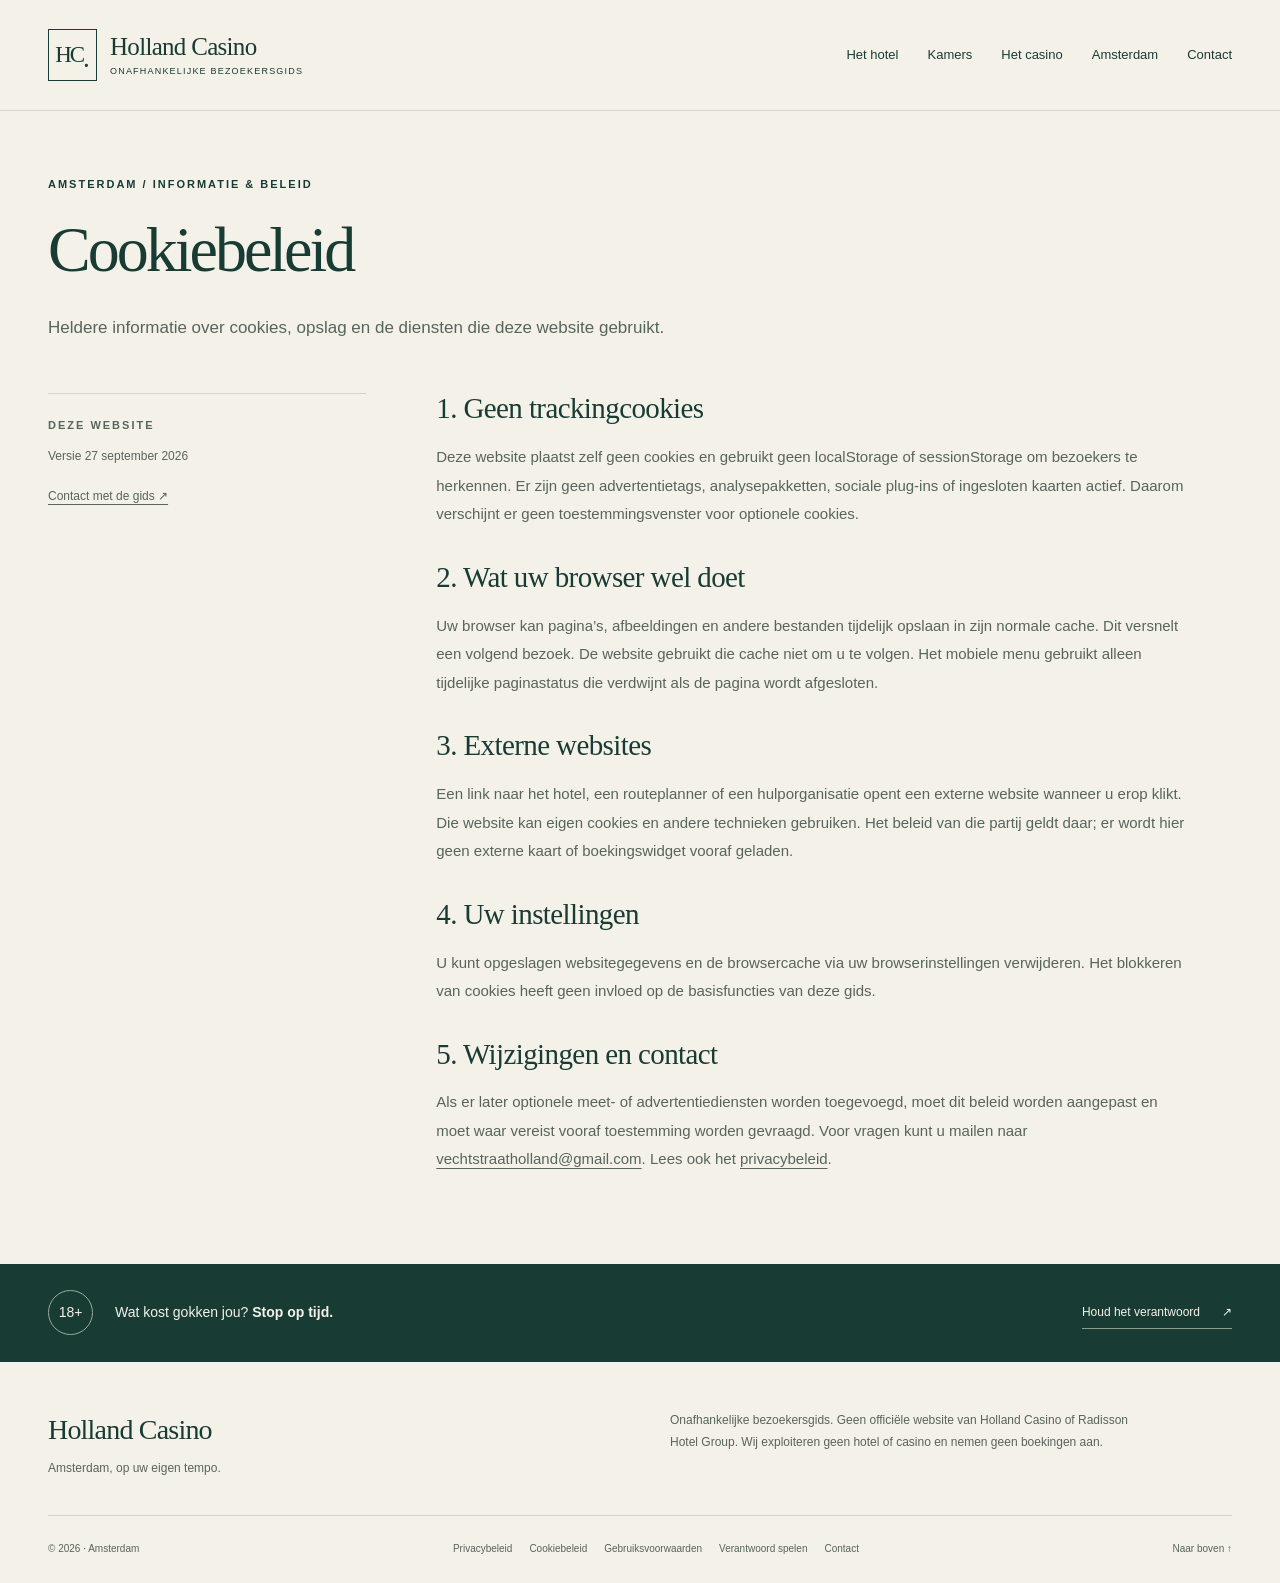
<file: cookies.html>
<!doctype html>
<html lang="nl-NL">
  <head>
    <meta charset="utf-8" />
    <meta name="viewport" content="width=device-width, initial-scale=1" />
    <meta
      name="description"
      content="Heldere informatie over cookies, opslag en de diensten die deze website gebruikt."
    />
    <meta name="theme-color" content="#183c34" />
    <title>Cookiebeleid | Holland Casino</title>
    <script>
      document.documentElement.classList.add("js");
    </script>
    <link rel="icon" type="image/svg+xml" href="assets/favicon.svg" />
    <link rel="stylesheet" href="assets/site.css" />
    <script src="assets/site.js" defer></script>
  </head>
  <body>
    <a class="skip-link" href="#inhoud">Direct naar inhoud</a>
    <header class="site-header wrap">
      <a
        class="brand"
        href="index.html"
        aria-label="Holland Casino — naar de startpagina"
        ><span class="monogram" aria-hidden="true">HC<span>·</span></span
        ><span class="brand-name"
          >Holland Casino<small>Onafhankelijke bezoekersgids</small></span
        ></a
      >
      <button
        class="menu-toggle"
        type="button"
        aria-expanded="false"
        aria-controls="primary-nav"
      >
        <span>Menu</span
        ><span class="menu-icon" aria-hidden="true"><i></i><i></i></span>
      </button>
      <nav id="primary-nav" aria-label="Hoofdnavigatie">
        <a href="hotel.html">Het hotel</a><a href="kamers.html">Kamers</a
        ><a href="casino.html">Het casino</a
        ><a href="amsterdam.html">Amsterdam</a
        ><a href="contact.html">Contact</a>
      </nav>
    </header>
    <main id="inhoud" class="legal-main">
      <section class="page-heading wrap">
        <p class="eyebrow">Amsterdam / Informatie & beleid</p>
        <h1>Cookiebeleid</h1>
        <p class="lead">
          Heldere informatie over cookies, opslag en de diensten die deze
          website gebruikt.
        </p>
      </section>
      <div class="wrap legal-layout">
        <aside class="legal-meta">
          <p class="eyebrow">Deze website</p>
          <p>Versie 27 september 2026</p>
          <a href="contact.html">Contact met de gids ↗</a>
        </aside>
        <article class="legal-copy">
          <h2>1. Geen trackingcookies</h2>
          <p>
            Deze website plaatst zelf geen cookies en gebruikt geen localStorage
            of sessionStorage om bezoekers te herkennen. Er zijn geen
            advertentietags, analysepakketten, sociale plug-ins of ingesloten
            kaarten actief. Daarom verschijnt er geen toestemmingsvenster voor
            optionele cookies.
          </p>
          <h2>2. Wat uw browser wel doet</h2>
          <p>
            Uw browser kan pagina’s, afbeeldingen en andere bestanden tijdelijk
            opslaan in zijn normale cache. Dit versnelt een volgend bezoek. De
            website gebruikt die cache niet om u te volgen. Het mobiele menu
            gebruikt alleen tijdelijke paginastatus die verdwijnt als de pagina
            wordt afgesloten.
          </p>
          <h2>3. Externe websites</h2>
          <p>
            Een link naar het hotel, een routeplanner of een hulporganisatie
            opent een externe website wanneer u erop klikt. Die website kan
            eigen cookies en andere technieken gebruiken. Het beleid van die
            partij geldt daar; er wordt hier geen externe kaart of
            boekingswidget vooraf geladen.
          </p>
          <h2>4. Uw instellingen</h2>
          <p>
            U kunt opgeslagen websitegegevens en de browsercache via uw
            browserinstellingen verwijderen. Het blokkeren van cookies heeft
            geen invloed op de basisfuncties van deze gids.
          </p>
          <h2>5. Wijzigingen en contact</h2>
          <p>
            Als er later optionele meet- of advertentiediensten worden
            toegevoegd, moet dit beleid worden aangepast en moet waar vereist
            vooraf toestemming worden gevraagd. Voor vragen kunt u mailen naar
            <a href="mailto:vechtstraatholland@gmail.com"
              >vechtstraatholland@gmail.com</a
            >. Lees ook het <a href="privacy.html">privacybeleid</a>.
          </p>
        </article>
      </div>
    </main>
    <aside class="responsibility" aria-label="Verantwoord spelen">
      <div class="wrap">
        <span class="age-stamp">18+</span>
        <p>Wat kost gokken jou? <strong>Stop op tijd.</strong></p>
        <a href="verantwoord-spelen.html"
          >Houd het verantwoord <span aria-hidden="true">↗</span></a
        >
      </div>
    </aside>
    <footer class="site-footer wrap">
      <div class="footer-top">
        <a class="footer-brand" href="index.html"
          >Holland Casino<span>Amsterdam, op uw eigen tempo.</span></a
        >
        <p>
          Onafhankelijke bezoekersgids. Geen officiële website van Holland
          Casino of Radisson Hotel Group. Wij exploiteren geen hotel of casino
          en nemen geen boekingen aan.
        </p>
      </div>
      <div class="footer-bottom">
        <span>© 2026 · Amsterdam</span>
        <nav aria-label="Beleid en informatie">
          <a href="privacy.html">Privacybeleid</a
          ><a href="cookies.html">Cookiebeleid</a
          ><a href="voorwaarden.html">Gebruiksvoorwaarden</a
          ><a href="verantwoord-spelen.html">Verantwoord spelen</a
          ><a href="contact.html">Contact</a>
        </nav>
        <a href="#inhoud" class="back-top">Naar boven ↑</a>
      </div>
    </footer>
  </body>
</html>
</file>
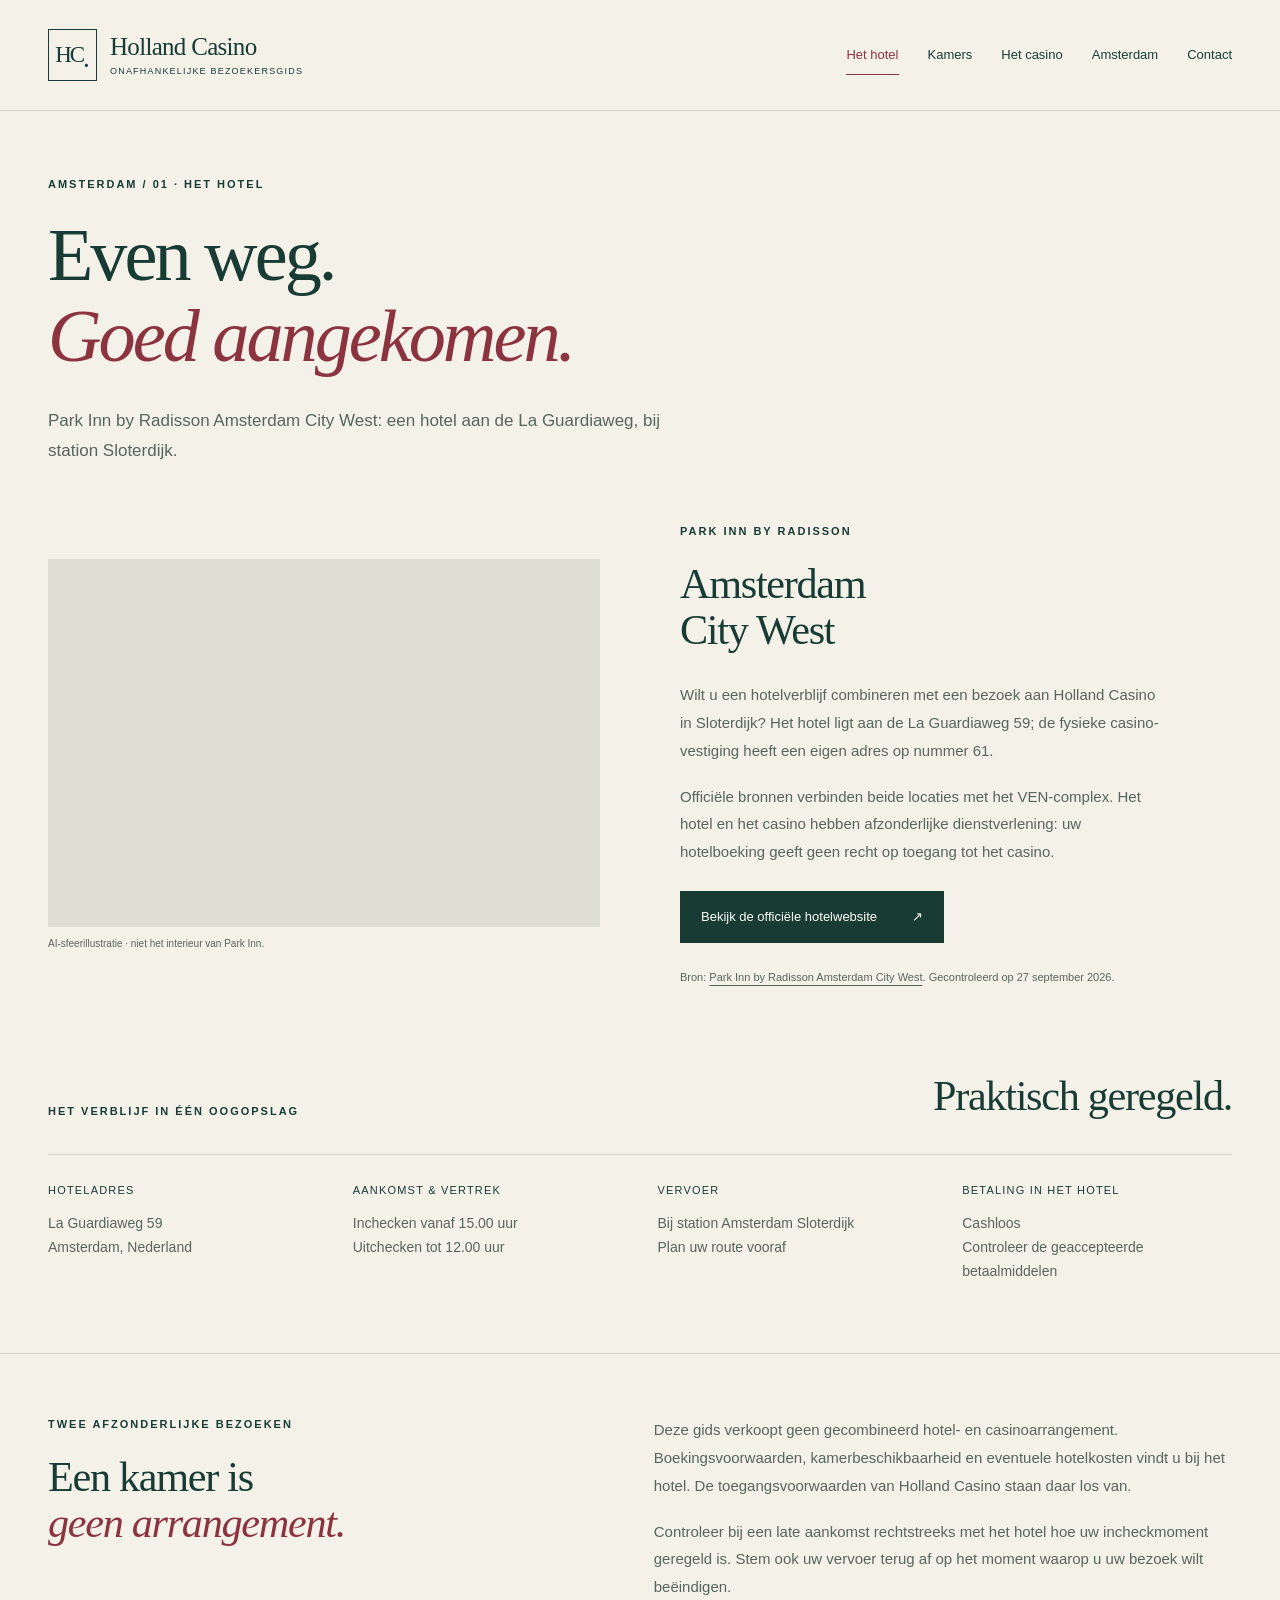
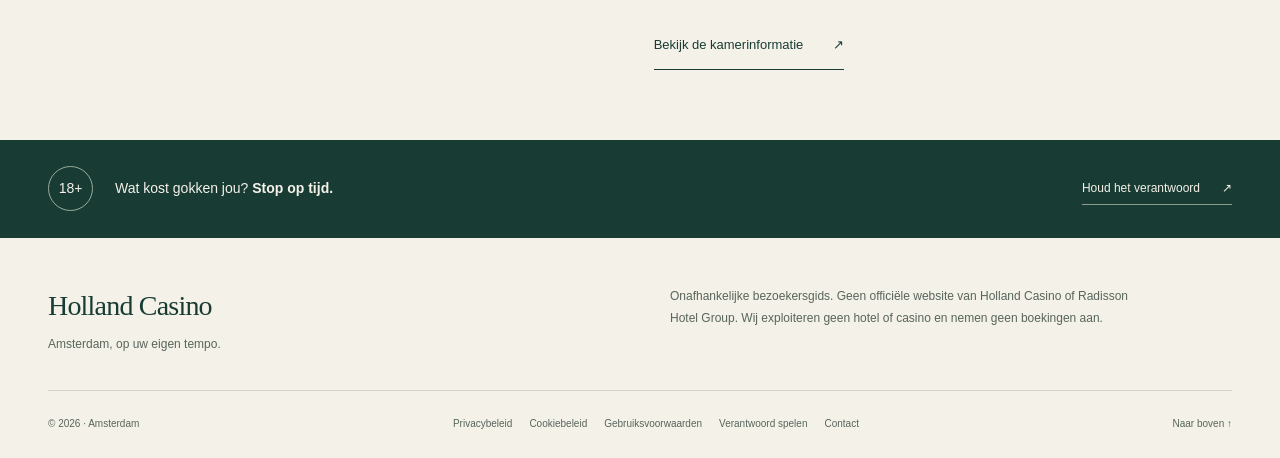
<file: hotel.html>
<!doctype html>
<html lang="nl-NL">
  <head>
    <meta charset="utf-8" />
    <meta name="viewport" content="width=device-width, initial-scale=1" />
    <meta
      name="description"
      content="Praktische informatie over Park Inn by Radisson Amsterdam City West: adres, aankomst en het onderscheid tussen hotelboeking en casinotoegang."
    />
    <meta name="theme-color" content="#183c34" />
    <title>Het hotel in Amsterdam Sloterdijk | Holland Casino</title>
    <script>
      document.documentElement.classList.add("js");
    </script>
    <link rel="icon" type="image/svg+xml" href="assets/favicon.svg" />
    <link rel="stylesheet" href="assets/site.css" />
    <script src="assets/site.js" defer></script>
  </head>
  <body>
    <a class="skip-link" href="#inhoud">Direct naar inhoud</a>
    <header class="site-header wrap">
      <a
        class="brand"
        href="index.html"
        aria-label="Holland Casino — naar de startpagina"
        ><span class="monogram" aria-hidden="true">HC<span>·</span></span
        ><span class="brand-name"
          >Holland Casino<small>Onafhankelijke bezoekersgids</small></span
        ></a
      >
      <button
        class="menu-toggle"
        type="button"
        aria-expanded="false"
        aria-controls="primary-nav"
      >
        <span>Menu</span
        ><span class="menu-icon" aria-hidden="true"><i></i><i></i></span>
      </button>
      <nav id="primary-nav" aria-label="Hoofdnavigatie">
        <a href="hotel.html" aria-current="page">Het hotel</a
        ><a href="kamers.html">Kamers</a><a href="casino.html">Het casino</a
        ><a href="amsterdam.html">Amsterdam</a
        ><a href="contact.html">Contact</a>
      </nav>
    </header>
    <main id="inhoud">
      <section class="page-heading wrap">
        <p class="eyebrow">Amsterdam / 01 · Het hotel</p>
        <h1>Even weg.<br /><em>Goed aangekomen.</em></h1>
        <p class="lead">
          Park Inn by Radisson Amsterdam City West: een hotel aan de La
          Guardiaweg, bij station Sloterdijk.
        </p>
      </section>
      <section class="wrap feature detail-feature">
        <figure class="photo">
          <img
            src="assets/images/hotel-atmosphere-960.webp"
            srcset="
              assets/images/hotel-atmosphere-480.webp   480w,
              assets/images/hotel-atmosphere-960.webp   960w,
              assets/images/hotel-atmosphere-1536.webp 1536w
            "
            sizes="(max-width: 700px) calc(100vw - 40px), 600px"
            width="1536"
            height="1024"
            alt="Conceptuele lounge met groene fauteuil, hout en zacht licht"
            loading="eager"
            fetchpriority="high"
            decoding="async"
          />
          <figcaption>
            AI-sfeerillustratie · niet het interieur van Park Inn.
          </figcaption>
        </figure>
        <div class="feature-copy">
          <p class="eyebrow">Park Inn by Radisson</p>
          <h2>Amsterdam<br />City West</h2>
          <p>
            Wilt u een hotelverblijf combineren met een bezoek aan Holland
            Casino in Sloterdijk? Het hotel ligt aan de La Guardiaweg 59; de
            fysieke casino­vestiging heeft een eigen adres op nummer 61.
          </p>
          <p>
            Officiële bronnen verbinden beide locaties met het VEN-complex. Het
            hotel en het casino hebben afzonderlijke dienstverlening: uw
            hotelboeking geeft geen recht op toegang tot het casino.
          </p>
          <a
            class="button"
            href="https://www.radissonhotels.com/nl-nl/hotels/park-inn-amsterdam-city"
            >Bekijk de officiële hotelwebsite<span aria-hidden="true"
              >↗</span
            ></a
          >
          <p class="source">
            Bron:
            <a
              href="https://www.radissonhotels.com/nl-nl/hotels/park-inn-amsterdam-city"
              rel="external"
              >Park Inn by Radisson Amsterdam City West</a
            >. Gecontroleerd op 27 september 2026.
          </p>
        </div>
      </section>
      <section class="wrap section-space">
        <div class="section-top">
          <p class="eyebrow">Het verblijf in één oogopslag</p>
          <h2>Praktisch geregeld.</h2>
        </div>
        <dl class="facts-grid">
          <div>
            <dt>Hoteladres</dt>
            <dd>La Guardiaweg 59<br />Amsterdam, Nederland</dd>
          </div>
          <div>
            <dt>Aankomst & vertrek</dt>
            <dd>Inchecken vanaf 15.00 uur<br />Uitchecken tot 12.00 uur</dd>
          </div>
          <div>
            <dt>Vervoer</dt>
            <dd>Bij station Amsterdam Sloterdijk<br />Plan uw route vooraf</dd>
          </div>
          <div>
            <dt>Betaling in het hotel</dt>
            <dd>Cashloos<br />Controleer de geaccepteerde betaalmiddelen</dd>
          </div>
        </dl>
      </section>
      <section class="wrap two-column section-space border-top">
        <div>
          <p class="eyebrow">Twee afzonderlijke bezoeken</p>
          <h2>Een kamer is<br /><em>geen arrangement.</em></h2>
        </div>
        <div class="body-copy">
          <p>
            Deze gids verkoopt geen gecombineerd hotel- en casinoarrangement.
            Boekingsvoorwaarden, kamerbeschikbaarheid en eventuele hotelkosten
            vindt u bij het hotel. De toegangsvoorwaarden van Holland Casino
            staan daar los van.
          </p>
          <p>
            Controleer bij een late aankomst rechtstreeks met het hotel hoe uw
            incheckmoment geregeld is. Stem ook uw vervoer terug af op het
            moment waarop u uw bezoek wilt beëindigen.
          </p>
          <a class="text-link" href="kamers.html"
            >Bekijk de kamerinformatie<span aria-hidden="true">↗</span></a
          >
        </div>
      </section>
    </main>
    <aside class="responsibility" aria-label="Verantwoord spelen">
      <div class="wrap">
        <span class="age-stamp">18+</span>
        <p>Wat kost gokken jou? <strong>Stop op tijd.</strong></p>
        <a href="verantwoord-spelen.html"
          >Houd het verantwoord <span aria-hidden="true">↗</span></a
        >
      </div>
    </aside>
    <footer class="site-footer wrap">
      <div class="footer-top">
        <a class="footer-brand" href="index.html"
          >Holland Casino<span>Amsterdam, op uw eigen tempo.</span></a
        >
        <p>
          Onafhankelijke bezoekersgids. Geen officiële website van Holland
          Casino of Radisson Hotel Group. Wij exploiteren geen hotel of casino
          en nemen geen boekingen aan.
        </p>
      </div>
      <div class="footer-bottom">
        <span>© 2026 · Amsterdam</span>
        <nav aria-label="Beleid en informatie">
          <a href="privacy.html">Privacybeleid</a
          ><a href="cookies.html">Cookiebeleid</a
          ><a href="voorwaarden.html">Gebruiksvoorwaarden</a
          ><a href="verantwoord-spelen.html">Verantwoord spelen</a
          ><a href="contact.html">Contact</a>
        </nav>
        <a href="#inhoud" class="back-top">Naar boven ↑</a>
      </div>
    </footer>
  </body>
</html>
</file>
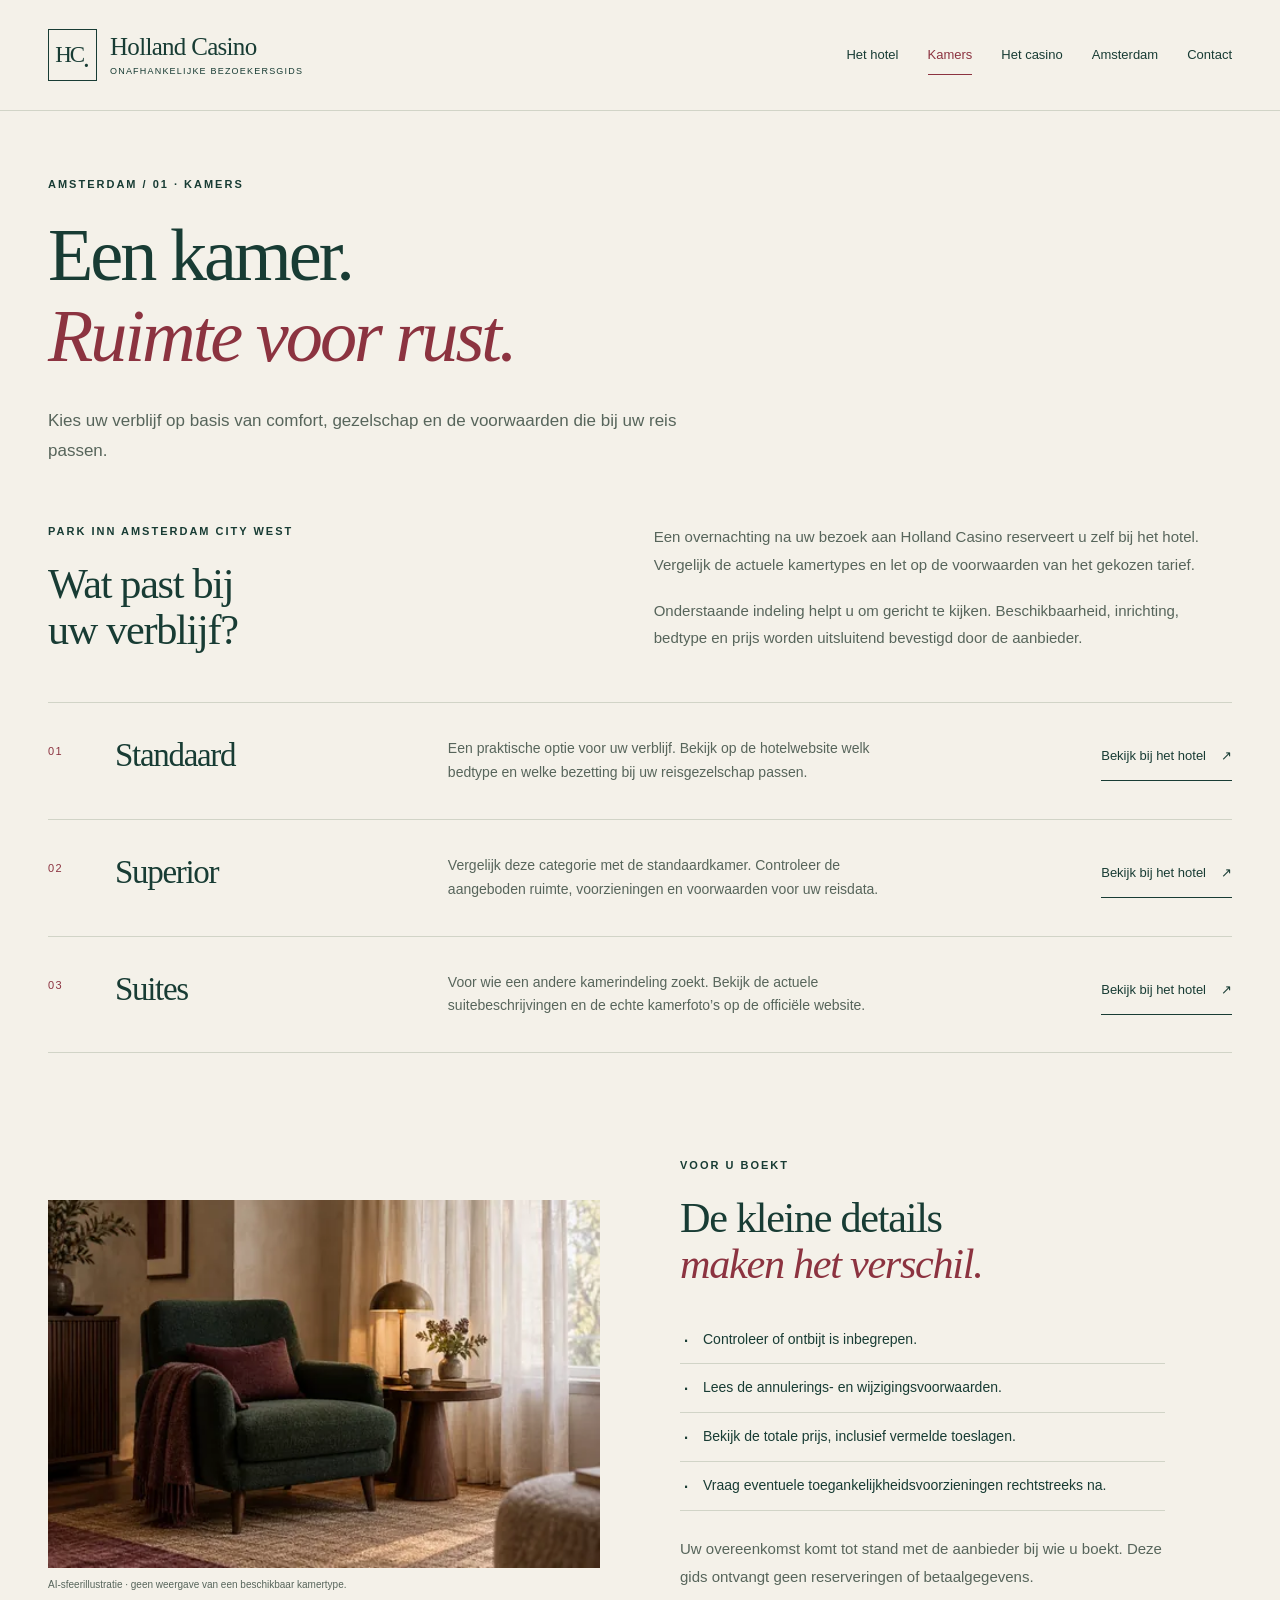
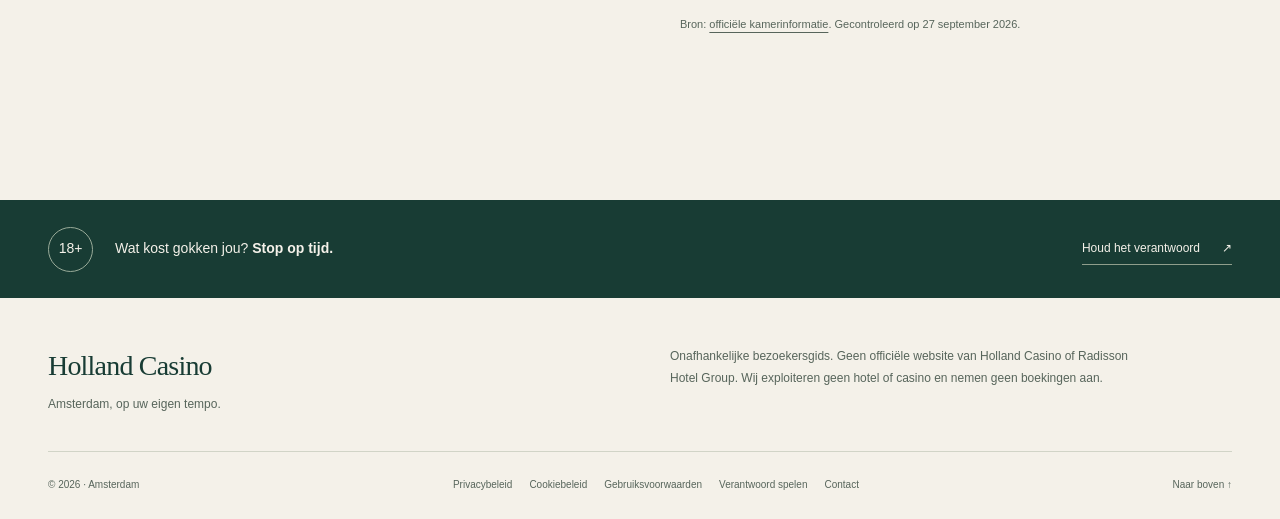
<file: kamers.html>
<!doctype html>
<html lang="nl-NL">
  <head>
    <meta charset="utf-8" />
    <meta name="viewport" content="width=device-width, initial-scale=1" />
    <meta
      name="description"
      content="Vergelijk kamercategorieën van Park Inn Amsterdam City West en lees waar u op let voor uw reservering. Boek rechtstreeks bij de aanbieder."
    />
    <meta name="theme-color" content="#183c34" />
    <title>Kamers &amp; uw hotelreservering | Holland Casino</title>
    <script>
      document.documentElement.classList.add("js");
    </script>
    <link rel="icon" type="image/svg+xml" href="assets/favicon.svg" />
    <link rel="stylesheet" href="assets/site.css" />
    <script src="assets/site.js" defer></script>
  </head>
  <body>
    <a class="skip-link" href="#inhoud">Direct naar inhoud</a>
    <header class="site-header wrap">
      <a
        class="brand"
        href="index.html"
        aria-label="Holland Casino — naar de startpagina"
        ><span class="monogram" aria-hidden="true">HC<span>·</span></span
        ><span class="brand-name"
          >Holland Casino<small>Onafhankelijke bezoekersgids</small></span
        ></a
      >
      <button
        class="menu-toggle"
        type="button"
        aria-expanded="false"
        aria-controls="primary-nav"
      >
        <span>Menu</span
        ><span class="menu-icon" aria-hidden="true"><i></i><i></i></span>
      </button>
      <nav id="primary-nav" aria-label="Hoofdnavigatie">
        <a href="hotel.html">Het hotel</a
        ><a href="kamers.html" aria-current="page">Kamers</a
        ><a href="casino.html">Het casino</a
        ><a href="amsterdam.html">Amsterdam</a
        ><a href="contact.html">Contact</a>
      </nav>
    </header>
    <main id="inhoud">
      <section class="page-heading wrap">
        <p class="eyebrow">Amsterdam / 01 · Kamers</p>
        <h1>Een kamer.<br /><em>Ruimte voor rust.</em></h1>
        <p class="lead">
          Kies uw verblijf op basis van comfort, gezelschap en de voorwaarden
          die bij uw reis passen.
        </p>
      </section>
      <section class="wrap two-column room-intro">
        <div>
          <p class="eyebrow">Park Inn Amsterdam City West</p>
          <h2>Wat past bij<br />uw verblijf?</h2>
        </div>
        <div class="body-copy">
          <p>
            Een overnachting na uw bezoek aan Holland Casino reserveert u zelf
            bij het hotel. Vergelijk de actuele kamertypes en let op de
            voorwaarden van het gekozen tarief.
          </p>
          <p>
            Onderstaande indeling helpt u om gericht te kijken. Beschikbaarheid,
            inrichting, bedtype en prijs worden uitsluitend bevestigd door de
            aanbieder.
          </p>
        </div>
      </section>
      <section class="wrap room-rows" aria-label="Kamertypes">
        <article>
          <span class="index-number">01</span>
          <h2>Standaard</h2>
          <p>
            Een praktische optie voor uw verblijf. Bekijk op de hotelwebsite
            welk bedtype en welke bezetting bij uw reisgezelschap passen.
          </p>
          <a
            class="text-link"
            href="https://www.radissonhotels.com/nl-nl/hotels/park-inn-amsterdam-city/kamers"
            >Bekijk bij het hotel <span aria-hidden="true">↗</span></a
          >
        </article>
        <article>
          <span class="index-number">02</span>
          <h2>Superior</h2>
          <p>
            Vergelijk deze categorie met de standaardkamer. Controleer de
            aangeboden ruimte, voorzieningen en voorwaarden voor uw reisdata.
          </p>
          <a
            class="text-link"
            href="https://www.radissonhotels.com/nl-nl/hotels/park-inn-amsterdam-city/kamers"
            >Bekijk bij het hotel <span aria-hidden="true">↗</span></a
          >
        </article>
        <article>
          <span class="index-number">03</span>
          <h2>Suites</h2>
          <p>
            Voor wie een andere kamerindeling zoekt. Bekijk de actuele
            suitebeschrijvingen en de echte kamerfoto’s op de officiële website.
          </p>
          <a
            class="text-link"
            href="https://www.radissonhotels.com/nl-nl/hotels/park-inn-amsterdam-city/kamers"
            >Bekijk bij het hotel <span aria-hidden="true">↗</span></a
          >
        </article>
      </section>
      <section class="wrap feature section-space">
        <figure class="photo">
          <img
            src="assets/images/hotel-atmosphere-960.webp"
            srcset="
              assets/images/hotel-atmosphere-480.webp   480w,
              assets/images/hotel-atmosphere-960.webp   960w,
              assets/images/hotel-atmosphere-1536.webp 1536w
            "
            sizes="(max-width: 700px) calc(100vw - 40px), 600px"
            width="1536"
            height="1024"
            alt="Conceptuele sfeerillustratie met een fauteuil, gordijnen en warm licht"
            loading="lazy"
            decoding="async"
          />
          <figcaption>
            AI-sfeerillustratie · geen weergave van een beschikbaar kamertype.
          </figcaption>
        </figure>
        <div class="feature-copy">
          <p class="eyebrow">Voor u boekt</p>
          <h2>De kleine details<br /><em>maken het verschil.</em></h2>
          <ul class="check-list">
            <li>Controleer of ontbijt is inbegrepen.</li>
            <li>Lees de annulerings- en wijzigingsvoorwaarden.</li>
            <li>Bekijk de totale prijs, inclusief vermelde toeslagen.</li>
            <li>
              Vraag eventuele toegankelijkheidsvoorzieningen rechtstreeks na.
            </li>
          </ul>
          <p>
            Uw overeenkomst komt tot stand met de aanbieder bij wie u boekt.
            Deze gids ontvangt geen reserveringen of betaalgegevens.
          </p>
          <p class="source">
            Bron:
            <a
              href="https://www.radissonhotels.com/nl-nl/hotels/park-inn-amsterdam-city/kamers"
              rel="external"
              >officiële kamerinformatie</a
            >. Gecontroleerd op 27 september 2026.
          </p>
        </div>
      </section>
    </main>
    <aside class="responsibility" aria-label="Verantwoord spelen">
      <div class="wrap">
        <span class="age-stamp">18+</span>
        <p>Wat kost gokken jou? <strong>Stop op tijd.</strong></p>
        <a href="verantwoord-spelen.html"
          >Houd het verantwoord <span aria-hidden="true">↗</span></a
        >
      </div>
    </aside>
    <footer class="site-footer wrap">
      <div class="footer-top">
        <a class="footer-brand" href="index.html"
          >Holland Casino<span>Amsterdam, op uw eigen tempo.</span></a
        >
        <p>
          Onafhankelijke bezoekersgids. Geen officiële website van Holland
          Casino of Radisson Hotel Group. Wij exploiteren geen hotel of casino
          en nemen geen boekingen aan.
        </p>
      </div>
      <div class="footer-bottom">
        <span>© 2026 · Amsterdam</span>
        <nav aria-label="Beleid en informatie">
          <a href="privacy.html">Privacybeleid</a
          ><a href="cookies.html">Cookiebeleid</a
          ><a href="voorwaarden.html">Gebruiksvoorwaarden</a
          ><a href="verantwoord-spelen.html">Verantwoord spelen</a
          ><a href="contact.html">Contact</a>
        </nav>
        <a href="#inhoud" class="back-top">Naar boven ↑</a>
      </div>
    </footer>
  </body>
</html>
</file>
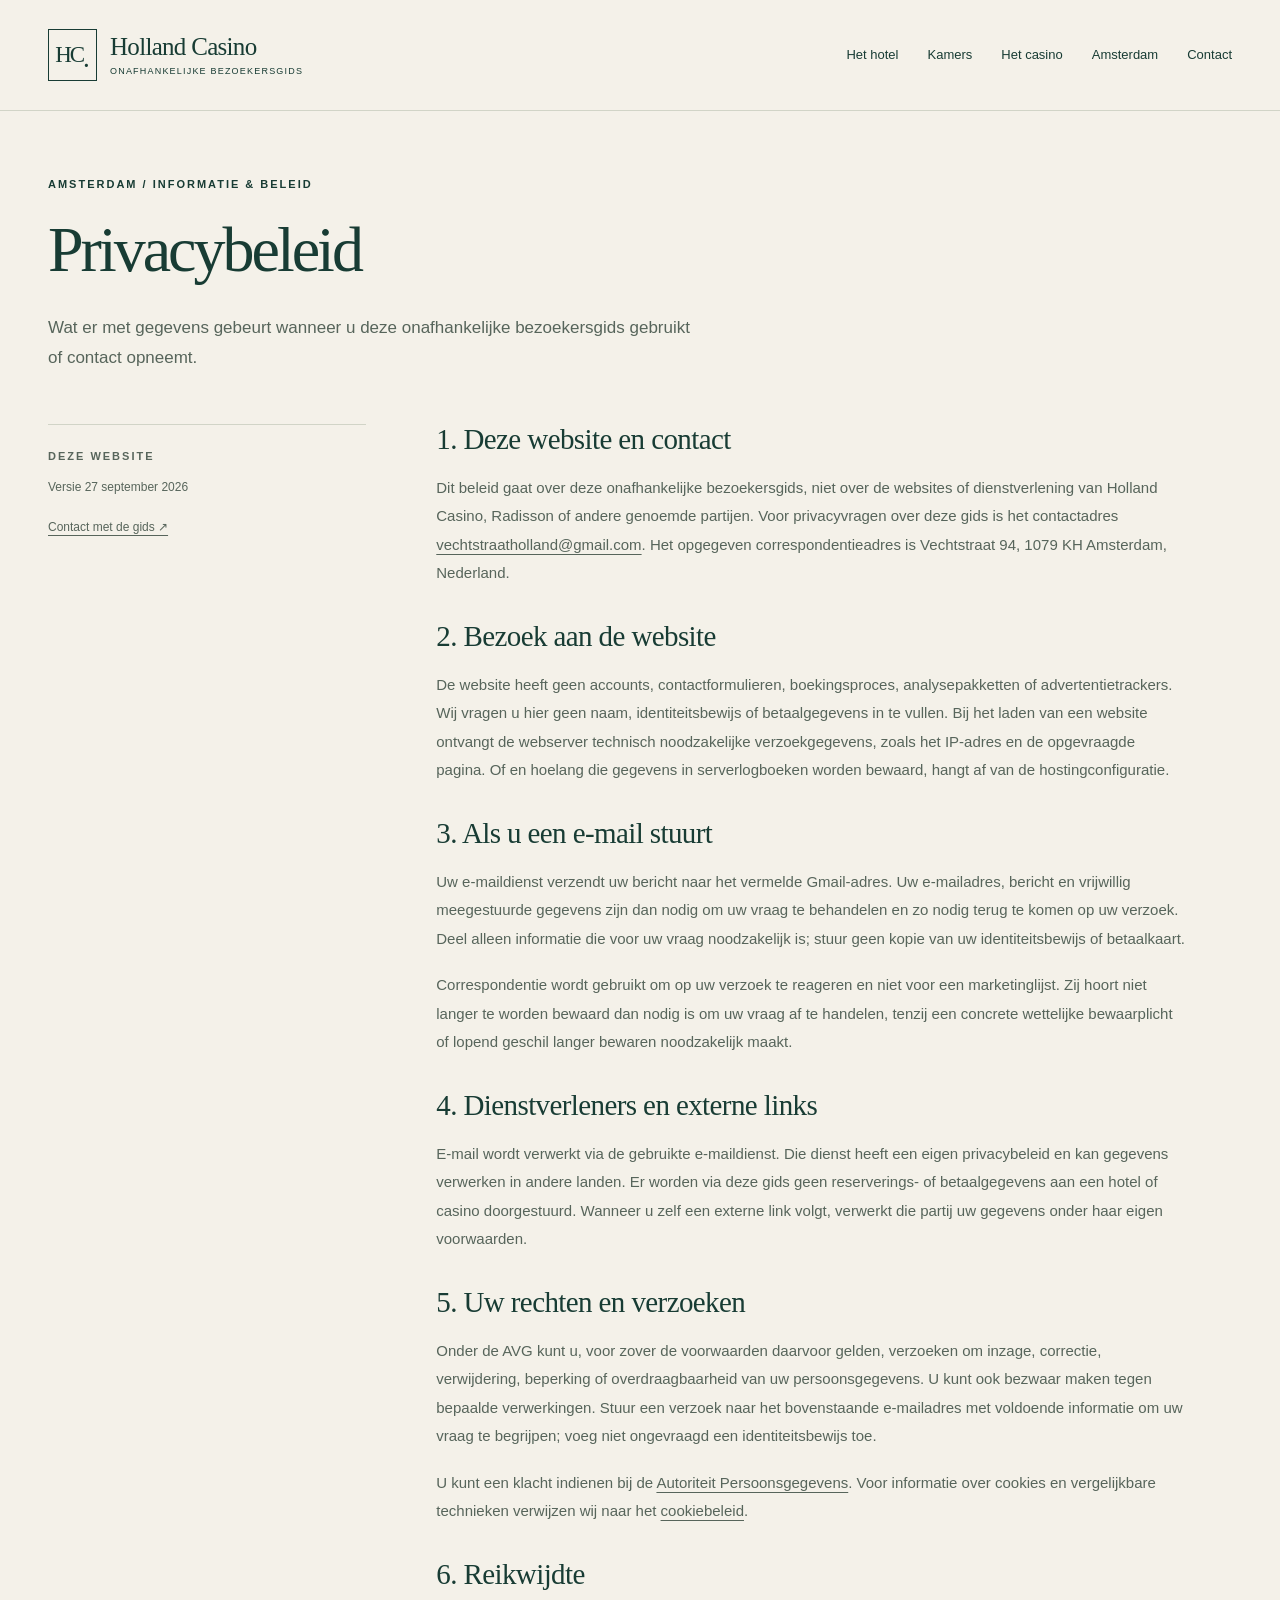
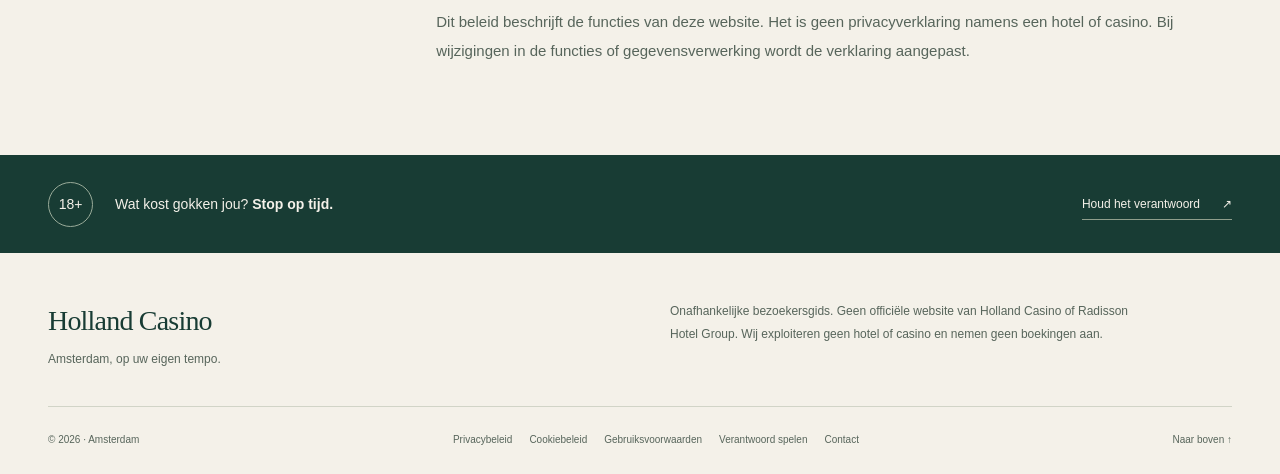
<file: privacy.html>
<!doctype html>
<html lang="nl-NL">
  <head>
    <meta charset="utf-8" />
    <meta name="viewport" content="width=device-width, initial-scale=1" />
    <meta
      name="description"
      content="Wat er met gegevens gebeurt wanneer u deze onafhankelijke bezoekersgids gebruikt of contact opneemt."
    />
    <meta name="theme-color" content="#183c34" />
    <title>Privacybeleid | Holland Casino</title>
    <script>
      document.documentElement.classList.add("js");
    </script>
    <link rel="icon" type="image/svg+xml" href="assets/favicon.svg" />
    <link rel="stylesheet" href="assets/site.css" />
    <script src="assets/site.js" defer></script>
  </head>
  <body>
    <a class="skip-link" href="#inhoud">Direct naar inhoud</a>
    <header class="site-header wrap">
      <a
        class="brand"
        href="index.html"
        aria-label="Holland Casino — naar de startpagina"
        ><span class="monogram" aria-hidden="true">HC<span>·</span></span
        ><span class="brand-name"
          >Holland Casino<small>Onafhankelijke bezoekersgids</small></span
        ></a
      >
      <button
        class="menu-toggle"
        type="button"
        aria-expanded="false"
        aria-controls="primary-nav"
      >
        <span>Menu</span
        ><span class="menu-icon" aria-hidden="true"><i></i><i></i></span>
      </button>
      <nav id="primary-nav" aria-label="Hoofdnavigatie">
        <a href="hotel.html">Het hotel</a><a href="kamers.html">Kamers</a
        ><a href="casino.html">Het casino</a
        ><a href="amsterdam.html">Amsterdam</a
        ><a href="contact.html">Contact</a>
      </nav>
    </header>
    <main id="inhoud" class="legal-main">
      <section class="page-heading wrap">
        <p class="eyebrow">Amsterdam / Informatie & beleid</p>
        <h1>Privacybeleid</h1>
        <p class="lead">
          Wat er met gegevens gebeurt wanneer u deze onafhankelijke
          bezoekersgids gebruikt of contact opneemt.
        </p>
      </section>
      <div class="wrap legal-layout">
        <aside class="legal-meta">
          <p class="eyebrow">Deze website</p>
          <p>Versie 27 september 2026</p>
          <a href="contact.html">Contact met de gids ↗</a>
        </aside>
        <article class="legal-copy">
          <h2>1. Deze website en contact</h2>
          <p>
            Dit beleid gaat over deze onafhankelijke bezoekersgids, niet over de
            websites of dienstverlening van Holland Casino, Radisson of andere
            genoemde partijen. Voor privacyvragen over deze gids is het
            contactadres
            <a href="mailto:vechtstraatholland@gmail.com"
              >vechtstraatholland@gmail.com</a
            >. Het opgegeven correspondentieadres is Vechtstraat 94, 1079 KH
            Amsterdam, Nederland.
          </p>
          <h2>2. Bezoek aan de website</h2>
          <p>
            De website heeft geen accounts, contactformulieren, boekingsproces,
            analysepakketten of advertentietrackers. Wij vragen u hier geen
            naam, identiteitsbewijs of betaalgegevens in te vullen. Bij het
            laden van een website ontvangt de webserver technisch noodzakelijke
            verzoekgegevens, zoals het IP-adres en de opgevraagde pagina. Of en
            hoelang die gegevens in serverlogboeken worden bewaard, hangt af van
            de hostingconfiguratie.
          </p>
          <h2>3. Als u een e-mail stuurt</h2>
          <p>
            Uw e-maildienst verzendt uw bericht naar het vermelde Gmail-adres.
            Uw e-mailadres, bericht en vrijwillig meegestuurde gegevens zijn dan
            nodig om uw vraag te behandelen en zo nodig terug te komen op uw
            verzoek. Deel alleen informatie die voor uw vraag noodzakelijk is;
            stuur geen kopie van uw identiteitsbewijs of betaalkaart.
          </p>
          <p>
            Correspondentie wordt gebruikt om op uw verzoek te reageren en niet
            voor een marketinglijst. Zij hoort niet langer te worden bewaard dan
            nodig is om uw vraag af te handelen, tenzij een concrete wettelijke
            bewaarplicht of lopend geschil langer bewaren noodzakelijk maakt.
          </p>
          <h2>4. Dienstverleners en externe links</h2>
          <p>
            E-mail wordt verwerkt via de gebruikte e-maildienst. Die dienst
            heeft een eigen privacybeleid en kan gegevens verwerken in andere
            landen. Er worden via deze gids geen reserverings- of betaalgegevens
            aan een hotel of casino doorgestuurd. Wanneer u zelf een externe
            link volgt, verwerkt die partij uw gegevens onder haar eigen
            voorwaarden.
          </p>
          <h2>5. Uw rechten en verzoeken</h2>
          <p>
            Onder de AVG kunt u, voor zover de voorwaarden daarvoor gelden,
            verzoeken om inzage, correctie, verwijdering, beperking of
            overdraagbaarheid van uw persoonsgegevens. U kunt ook bezwaar maken
            tegen bepaalde verwerkingen. Stuur een verzoek naar het bovenstaande
            e-mailadres met voldoende informatie om uw vraag te begrijpen; voeg
            niet ongevraagd een identiteitsbewijs toe.
          </p>
          <p>
            U kunt een klacht indienen bij de
            <a
              href="https://www.autoriteitpersoonsgegevens.nl/een-tip-of-klacht-indienen-bij-de-ap"
              >Autoriteit Persoonsgegevens</a
            >. Voor informatie over cookies en vergelijkbare technieken
            verwijzen wij naar het <a href="cookies.html">cookiebeleid</a>.
          </p>
          <h2>6. Reikwijdte</h2>
          <p>
            Dit beleid beschrijft de functies van deze website. Het is geen
            privacyverklaring namens een hotel of casino. Bij wijzigingen in de
            functies of gegevensverwerking wordt de verklaring aangepast.
          </p>
        </article>
      </div>
    </main>
    <aside class="responsibility" aria-label="Verantwoord spelen">
      <div class="wrap">
        <span class="age-stamp">18+</span>
        <p>Wat kost gokken jou? <strong>Stop op tijd.</strong></p>
        <a href="verantwoord-spelen.html"
          >Houd het verantwoord <span aria-hidden="true">↗</span></a
        >
      </div>
    </aside>
    <footer class="site-footer wrap">
      <div class="footer-top">
        <a class="footer-brand" href="index.html"
          >Holland Casino<span>Amsterdam, op uw eigen tempo.</span></a
        >
        <p>
          Onafhankelijke bezoekersgids. Geen officiële website van Holland
          Casino of Radisson Hotel Group. Wij exploiteren geen hotel of casino
          en nemen geen boekingen aan.
        </p>
      </div>
      <div class="footer-bottom">
        <span>© 2026 · Amsterdam</span>
        <nav aria-label="Beleid en informatie">
          <a href="privacy.html">Privacybeleid</a
          ><a href="cookies.html">Cookiebeleid</a
          ><a href="voorwaarden.html">Gebruiksvoorwaarden</a
          ><a href="verantwoord-spelen.html">Verantwoord spelen</a
          ><a href="contact.html">Contact</a>
        </nav>
        <a href="#inhoud" class="back-top">Naar boven ↑</a>
      </div>
    </footer>
  </body>
</html>
</file>
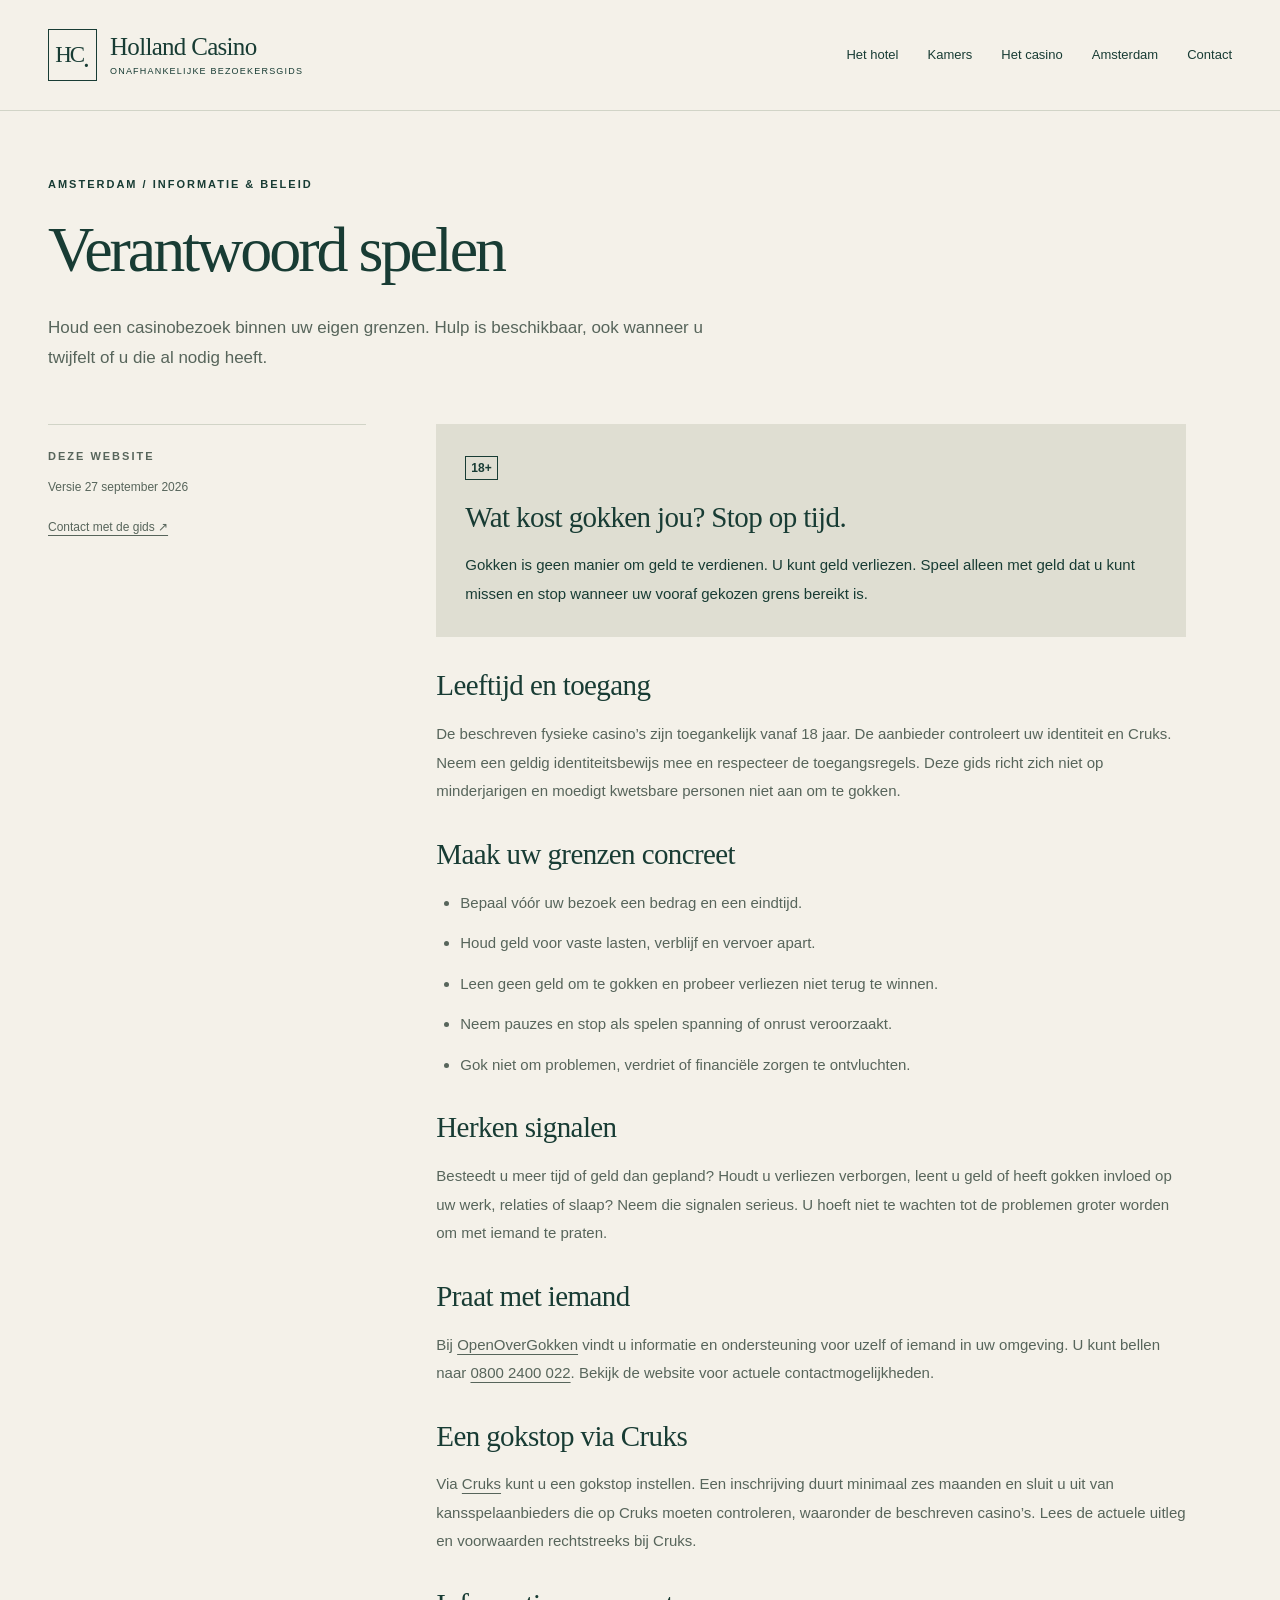
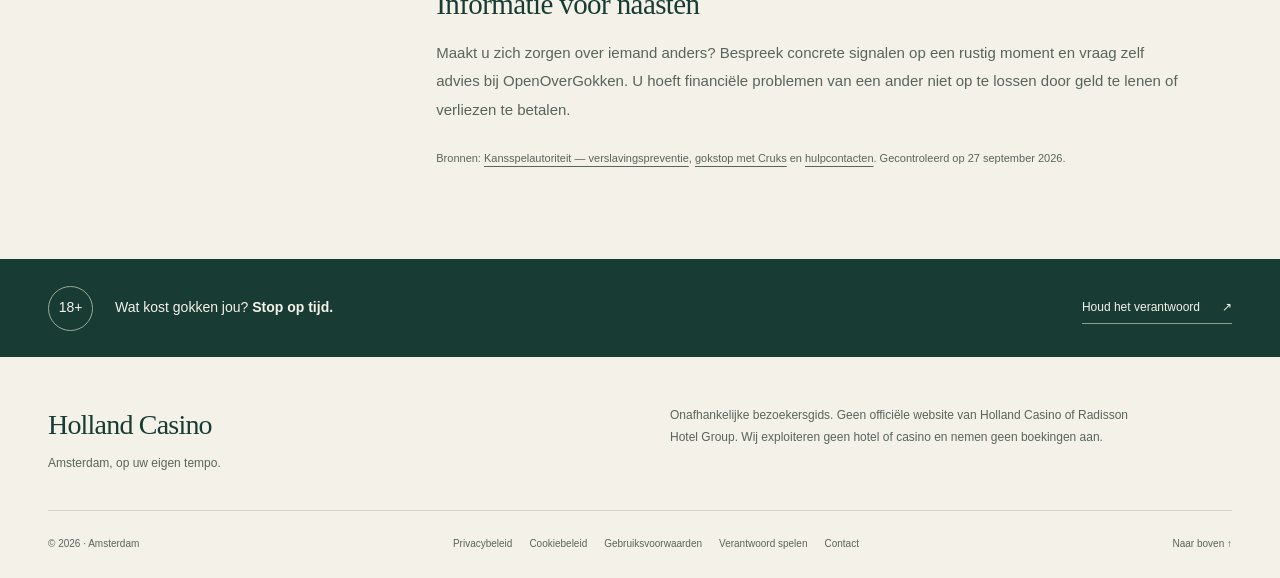
<file: verantwoord-spelen.html>
<!doctype html>
<html lang="nl-NL">
  <head>
    <meta charset="utf-8" />
    <meta name="viewport" content="width=device-width, initial-scale=1" />
    <meta
      name="description"
      content="Houd een casinobezoek binnen uw eigen grenzen. Hulp is beschikbaar, ook wanneer u twijfelt of u die al nodig heeft."
    />
    <meta name="theme-color" content="#183c34" />
    <title>Verantwoord spelen | Holland Casino</title>
    <script>
      document.documentElement.classList.add("js");
    </script>
    <link rel="icon" type="image/svg+xml" href="assets/favicon.svg" />
    <link rel="stylesheet" href="assets/site.css" />
    <script src="assets/site.js" defer></script>
  </head>
  <body>
    <a class="skip-link" href="#inhoud">Direct naar inhoud</a>
    <header class="site-header wrap">
      <a
        class="brand"
        href="index.html"
        aria-label="Holland Casino — naar de startpagina"
        ><span class="monogram" aria-hidden="true">HC<span>·</span></span
        ><span class="brand-name"
          >Holland Casino<small>Onafhankelijke bezoekersgids</small></span
        ></a
      >
      <button
        class="menu-toggle"
        type="button"
        aria-expanded="false"
        aria-controls="primary-nav"
      >
        <span>Menu</span
        ><span class="menu-icon" aria-hidden="true"><i></i><i></i></span>
      </button>
      <nav id="primary-nav" aria-label="Hoofdnavigatie">
        <a href="hotel.html">Het hotel</a><a href="kamers.html">Kamers</a
        ><a href="casino.html">Het casino</a
        ><a href="amsterdam.html">Amsterdam</a
        ><a href="contact.html">Contact</a>
      </nav>
    </header>
    <main id="inhoud" class="legal-main">
      <section class="page-heading wrap">
        <p class="eyebrow">Amsterdam / Informatie & beleid</p>
        <h1>Verantwoord spelen</h1>
        <p class="lead">
          Houd een casinobezoek binnen uw eigen grenzen. Hulp is beschikbaar,
          ook wanneer u twijfelt of u die al nodig heeft.
        </p>
      </section>
      <div class="wrap legal-layout">
        <aside class="legal-meta">
          <p class="eyebrow">Deze website</p>
          <p>Versie 27 september 2026</p>
          <a href="contact.html">Contact met de gids ↗</a>
        </aside>
        <article class="legal-copy">
          <div class="help-box">
            <span class="inline-age">18+</span>
            <h2>Wat kost gokken jou? Stop op tijd.</h2>
            <p>
              Gokken is geen manier om geld te verdienen. U kunt geld verliezen.
              Speel alleen met geld dat u kunt missen en stop wanneer uw vooraf
              gekozen grens bereikt is.
            </p>
          </div>
          <h2>Leeftijd en toegang</h2>
          <p>
            De beschreven fysieke casino’s zijn toegankelijk vanaf 18 jaar. De
            aanbieder controleert uw identiteit en Cruks. Neem een geldig
            identiteitsbewijs mee en respecteer de toegangsregels. Deze gids
            richt zich niet op minderjarigen en moedigt kwetsbare personen niet
            aan om te gokken.
          </p>
          <h2>Maak uw grenzen concreet</h2>
          <ul>
            <li>Bepaal vóór uw bezoek een bedrag en een eindtijd.</li>
            <li>Houd geld voor vaste lasten, verblijf en vervoer apart.</li>
            <li>
              Leen geen geld om te gokken en probeer verliezen niet terug te
              winnen.
            </li>
            <li>
              Neem pauzes en stop als spelen spanning of onrust veroorzaakt.
            </li>
            <li>
              Gok niet om problemen, verdriet of financiële zorgen te
              ontvluchten.
            </li>
          </ul>
          <h2>Herken signalen</h2>
          <p>
            Besteedt u meer tijd of geld dan gepland? Houdt u verliezen
            verborgen, leent u geld of heeft gokken invloed op uw werk, relaties
            of slaap? Neem die signalen serieus. U hoeft niet te wachten tot de
            problemen groter worden om met iemand te praten.
          </p>
          <h2>Praat met iemand</h2>
          <p>
            Bij <a href="https://openovergokken.nl/">OpenOverGokken</a> vindt u
            informatie en ondersteuning voor uzelf of iemand in uw omgeving. U
            kunt bellen naar <a href="tel:08002400022">0800 2400 022</a>. Bekijk
            de website voor actuele contactmogelijkheden.
          </p>
          <h2>Een gokstop via Cruks</h2>
          <p>
            Via <a href="https://cruksregister.nl/">Cruks</a> kunt u een gokstop
            instellen. Een inschrijving duurt minimaal zes maanden en sluit u
            uit van kansspelaanbieders die op Cruks moeten controleren,
            waaronder de beschreven casino’s. Lees de actuele uitleg en
            voorwaarden rechtstreeks bij Cruks.
          </p>
          <h2>Informatie voor naasten</h2>
          <p>
            Maakt u zich zorgen over iemand anders? Bespreek concrete signalen
            op een rustig moment en vraag zelf advies bij OpenOverGokken. U
            hoeft financiële problemen van een ander niet op te lossen door geld
            te lenen of verliezen te betalen.
          </p>
          <p class="source">
            Bronnen:
            <a
              href="https://kansspelautoriteit.nl/extra-eisen-verslavingspreventie"
              >Kansspelautoriteit — verslavingspreventie</a
            >,
            <a href="https://kansspelautoriteit.nl/neem-een-gokstop-met-cruks"
              >gokstop met Cruks</a
            >
            en
            <a href="https://kansspelautoriteit.nl/contact">hulpcontacten</a>.
            Gecontroleerd op 27 september 2026.
          </p>
        </article>
      </div>
    </main>
    <aside class="responsibility" aria-label="Verantwoord spelen">
      <div class="wrap">
        <span class="age-stamp">18+</span>
        <p>Wat kost gokken jou? <strong>Stop op tijd.</strong></p>
        <a href="verantwoord-spelen.html"
          >Houd het verantwoord <span aria-hidden="true">↗</span></a
        >
      </div>
    </aside>
    <footer class="site-footer wrap">
      <div class="footer-top">
        <a class="footer-brand" href="index.html"
          >Holland Casino<span>Amsterdam, op uw eigen tempo.</span></a
        >
        <p>
          Onafhankelijke bezoekersgids. Geen officiële website van Holland
          Casino of Radisson Hotel Group. Wij exploiteren geen hotel of casino
          en nemen geen boekingen aan.
        </p>
      </div>
      <div class="footer-bottom">
        <span>© 2026 · Amsterdam</span>
        <nav aria-label="Beleid en informatie">
          <a href="privacy.html">Privacybeleid</a
          ><a href="cookies.html">Cookiebeleid</a
          ><a href="voorwaarden.html">Gebruiksvoorwaarden</a
          ><a href="verantwoord-spelen.html">Verantwoord spelen</a
          ><a href="contact.html">Contact</a>
        </nav>
        <a href="#inhoud" class="back-top">Naar boven ↑</a>
      </div>
    </footer>
  </body>
</html>
</file>
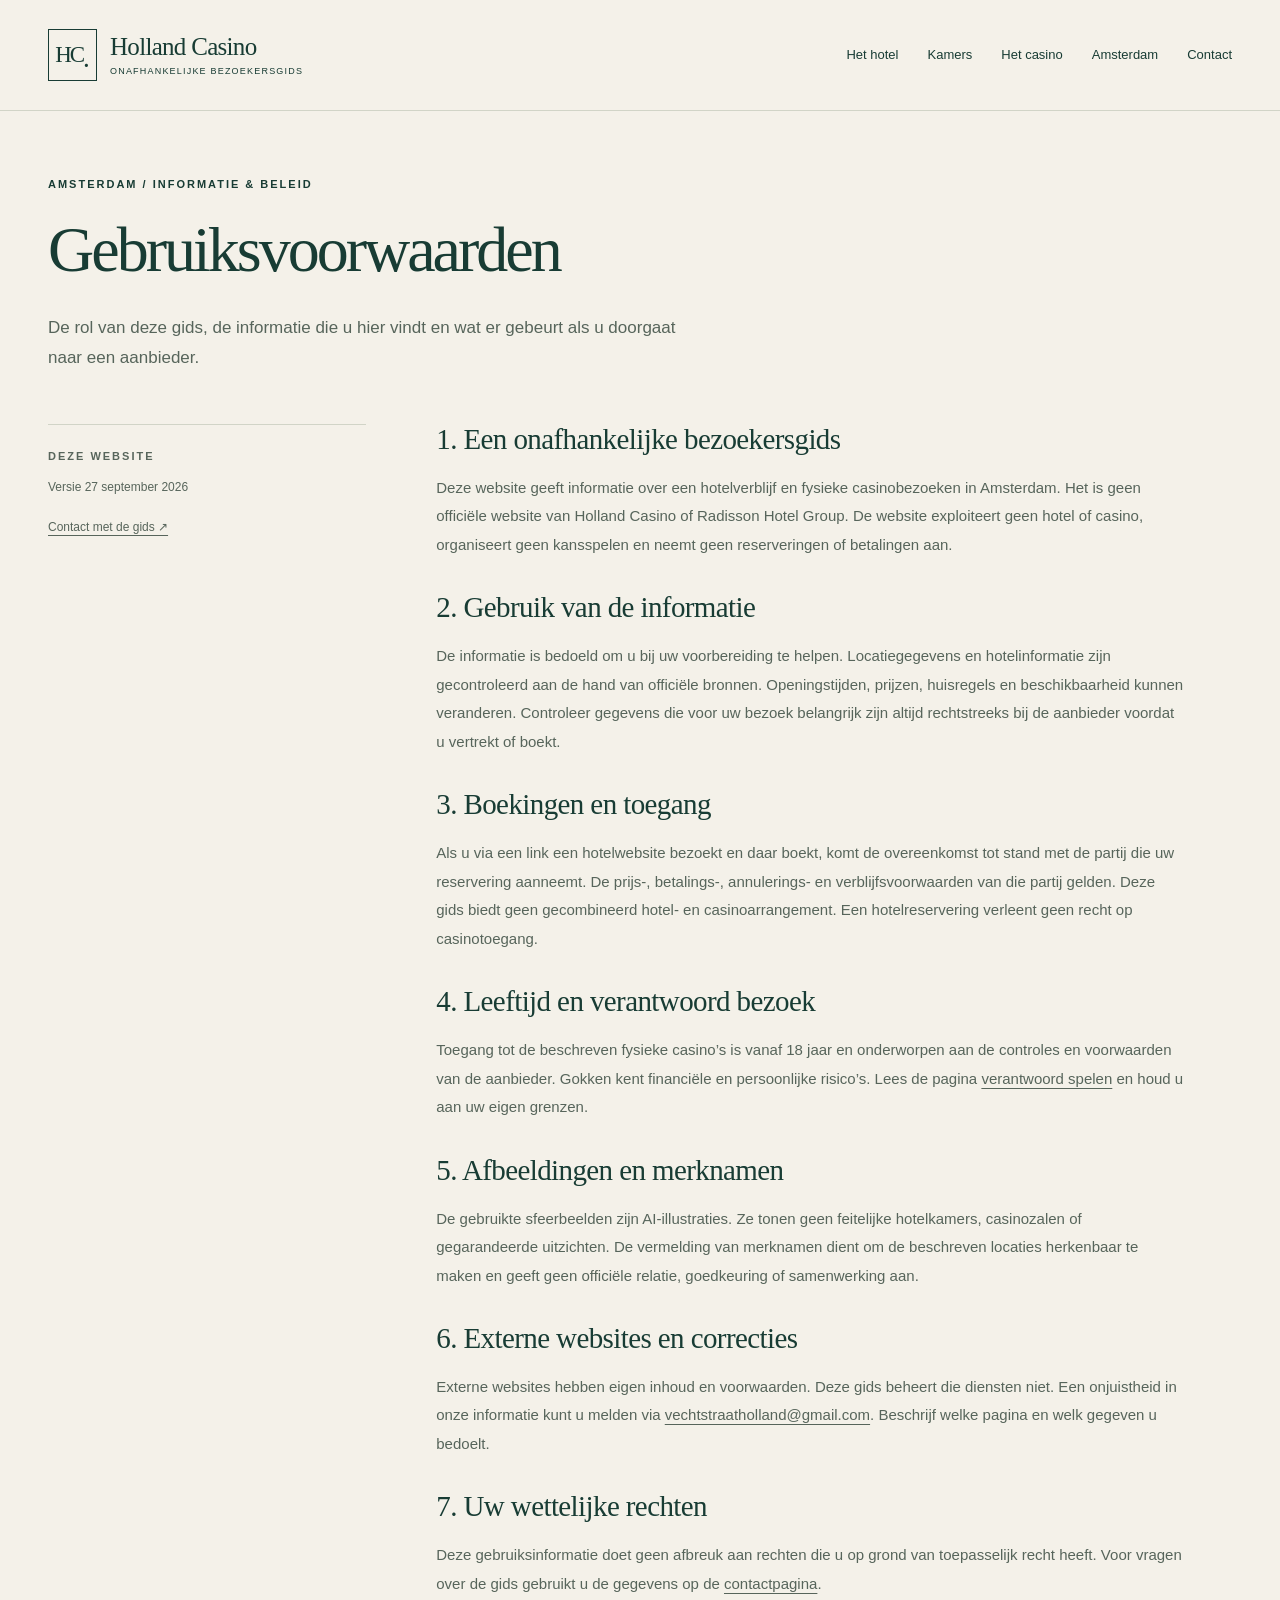
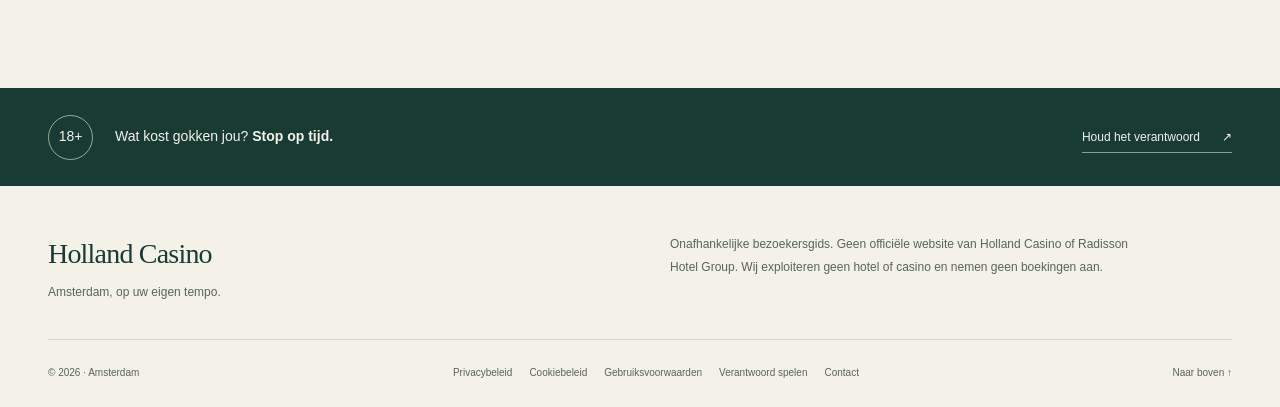
<file: voorwaarden.html>
<!doctype html>
<html lang="nl-NL">
  <head>
    <meta charset="utf-8" />
    <meta name="viewport" content="width=device-width, initial-scale=1" />
    <meta
      name="description"
      content="De rol van deze gids, de informatie die u hier vindt en wat er gebeurt als u doorgaat naar een aanbieder."
    />
    <meta name="theme-color" content="#183c34" />
    <title>Gebruiksvoorwaarden | Holland Casino</title>
    <script>
      document.documentElement.classList.add("js");
    </script>
    <link rel="icon" type="image/svg+xml" href="assets/favicon.svg" />
    <link rel="stylesheet" href="assets/site.css" />
    <script src="assets/site.js" defer></script>
  </head>
  <body>
    <a class="skip-link" href="#inhoud">Direct naar inhoud</a>
    <header class="site-header wrap">
      <a
        class="brand"
        href="index.html"
        aria-label="Holland Casino — naar de startpagina"
        ><span class="monogram" aria-hidden="true">HC<span>·</span></span
        ><span class="brand-name"
          >Holland Casino<small>Onafhankelijke bezoekersgids</small></span
        ></a
      >
      <button
        class="menu-toggle"
        type="button"
        aria-expanded="false"
        aria-controls="primary-nav"
      >
        <span>Menu</span
        ><span class="menu-icon" aria-hidden="true"><i></i><i></i></span>
      </button>
      <nav id="primary-nav" aria-label="Hoofdnavigatie">
        <a href="hotel.html">Het hotel</a><a href="kamers.html">Kamers</a
        ><a href="casino.html">Het casino</a
        ><a href="amsterdam.html">Amsterdam</a
        ><a href="contact.html">Contact</a>
      </nav>
    </header>
    <main id="inhoud" class="legal-main">
      <section class="page-heading wrap">
        <p class="eyebrow">Amsterdam / Informatie & beleid</p>
        <h1>Gebruiksvoorwaarden</h1>
        <p class="lead">
          De rol van deze gids, de informatie die u hier vindt en wat er gebeurt
          als u doorgaat naar een aanbieder.
        </p>
      </section>
      <div class="wrap legal-layout">
        <aside class="legal-meta">
          <p class="eyebrow">Deze website</p>
          <p>Versie 27 september 2026</p>
          <a href="contact.html">Contact met de gids ↗</a>
        </aside>
        <article class="legal-copy">
          <h2>1. Een onafhankelijke bezoekersgids</h2>
          <p>
            Deze website geeft informatie over een hotelverblijf en fysieke
            casinobezoeken in Amsterdam. Het is geen officiële website van
            Holland Casino of Radisson Hotel Group. De website exploiteert geen
            hotel of casino, organiseert geen kansspelen en neemt geen
            reserveringen of betalingen aan.
          </p>
          <h2>2. Gebruik van de informatie</h2>
          <p>
            De informatie is bedoeld om u bij uw voorbereiding te helpen.
            Locatiegegevens en hotelinformatie zijn gecontroleerd aan de hand
            van officiële bronnen. Openingstijden, prijzen, huisregels en
            beschikbaarheid kunnen veranderen. Controleer gegevens die voor uw
            bezoek belangrijk zijn altijd rechtstreeks bij de aanbieder voordat
            u vertrekt of boekt.
          </p>
          <h2>3. Boekingen en toegang</h2>
          <p>
            Als u via een link een hotelwebsite bezoekt en daar boekt, komt de
            overeenkomst tot stand met de partij die uw reservering aanneemt. De
            prijs-, betalings-, annulerings- en verblijfsvoorwaarden van die
            partij gelden. Deze gids biedt geen gecombineerd hotel- en
            casinoarrangement. Een hotelreservering verleent geen recht op
            casinotoegang.
          </p>
          <h2>4. Leeftijd en verantwoord bezoek</h2>
          <p>
            Toegang tot de beschreven fysieke casino’s is vanaf 18 jaar en
            onderworpen aan de controles en voorwaarden van de aanbieder. Gokken
            kent financiële en persoonlijke risico’s. Lees de pagina
            <a href="verantwoord-spelen.html">verantwoord spelen</a> en houd u
            aan uw eigen grenzen.
          </p>
          <h2>5. Afbeeldingen en merknamen</h2>
          <p>
            De gebruikte sfeerbeelden zijn AI-illustraties. Ze tonen geen
            feitelijke hotelkamers, casinozalen of gegarandeerde uitzichten. De
            vermelding van merknamen dient om de beschreven locaties herkenbaar
            te maken en geeft geen officiële relatie, goedkeuring of
            samenwerking aan.
          </p>
          <h2>6. Externe websites en correcties</h2>
          <p>
            Externe websites hebben eigen inhoud en voorwaarden. Deze gids
            beheert die diensten niet. Een onjuistheid in onze informatie kunt u
            melden via
            <a href="mailto:vechtstraatholland@gmail.com"
              >vechtstraatholland@gmail.com</a
            >. Beschrijf welke pagina en welk gegeven u bedoelt.
          </p>
          <h2>7. Uw wettelijke rechten</h2>
          <p>
            Deze gebruiksinformatie doet geen afbreuk aan rechten die u op grond
            van toepasselijk recht heeft. Voor vragen over de gids gebruikt u de
            gegevens op de <a href="contact.html">contactpagina</a>.
          </p>
        </article>
      </div>
    </main>
    <aside class="responsibility" aria-label="Verantwoord spelen">
      <div class="wrap">
        <span class="age-stamp">18+</span>
        <p>Wat kost gokken jou? <strong>Stop op tijd.</strong></p>
        <a href="verantwoord-spelen.html"
          >Houd het verantwoord <span aria-hidden="true">↗</span></a
        >
      </div>
    </aside>
    <footer class="site-footer wrap">
      <div class="footer-top">
        <a class="footer-brand" href="index.html"
          >Holland Casino<span>Amsterdam, op uw eigen tempo.</span></a
        >
        <p>
          Onafhankelijke bezoekersgids. Geen officiële website van Holland
          Casino of Radisson Hotel Group. Wij exploiteren geen hotel of casino
          en nemen geen boekingen aan.
        </p>
      </div>
      <div class="footer-bottom">
        <span>© 2026 · Amsterdam</span>
        <nav aria-label="Beleid en informatie">
          <a href="privacy.html">Privacybeleid</a
          ><a href="cookies.html">Cookiebeleid</a
          ><a href="voorwaarden.html">Gebruiksvoorwaarden</a
          ><a href="verantwoord-spelen.html">Verantwoord spelen</a
          ><a href="contact.html">Contact</a>
        </nav>
        <a href="#inhoud" class="back-top">Naar boven ↑</a>
      </div>
    </footer>
  </body>
</html>
</file>
<file: assets/site.css>
/* Local fonts, no third-party requests. */
:root {
  --paper: #f4f1e9;
  --ink: #183c34;
  --wine: #8c3340;
  --muted: #57655b;
  --line: #d1d4c7;
  --sage: #dfded2;
  --white: #fffdf7;
  --serif: Georgia, "Times New Roman", serif;
  --sans: "Segoe UI", Arial, sans-serif;
}
* {
  box-sizing: border-box;
}
html {
  scroll-behavior: smooth;
  scroll-padding-top: 24px;
}
body {
  margin: 0;
  background: var(--paper);
  color: var(--ink);
  font: 16px/1.7 var(--sans);
  -webkit-font-smoothing: antialiased;
}
img {
  display: block;
  width: 100%;
  height: auto;
}
a {
  color: inherit;
  text-decoration-thickness: 1px;
  text-underline-offset: 4px;
}
button {
  font: inherit;
}
a,
button,
summary {
  -webkit-tap-highlight-color: transparent;
}
a:focus-visible,
button:focus-visible,
summary:focus-visible {
  outline: 3px solid var(--wine);
  outline-offset: 5px;
}
button,
a,
summary {
  touch-action: manipulation;
}
h1,
h2,
h3,
p,
figure,
dl,
dd {
  margin: 0;
}
h1,
h2,
h3 {
  font-family: var(--serif);
  font-weight: 400;
  line-height: 1.1;
}
h1 {
  font-size: clamp(48px, 5.8vw, 80px);
  letter-spacing: -3px;
}
h2 {
  font-size: clamp(34px, 3.3vw, 48px);
  letter-spacing: -1.3px;
}
h3 {
  font-size: 28px;
  letter-spacing: -0.5px;
}
em {
  font-weight: 400;
  color: var(--wine);
}
p + p {
  margin-top: 18px;
}
address {
  font-style: normal;
}
ul,
ol {
  padding-left: 24px;
}
li + li {
  margin-top: 12px;
}
strong {
  font-weight: 600;
}
.wrap {
  max-width: 1320px;
  padding-inline: 48px;
  margin-inline: auto;
}
.eyebrow {
  font-size: 11px;
  font-weight: 600;
  letter-spacing: 2px;
  text-transform: uppercase;
  line-height: 1.5;
}
.muted {
  color: var(--muted);
}
.skip-link {
  position: absolute;
  z-index: 20;
  left: 20px;
  top: 12px;
  background: var(--white);
  padding: 12px 20px;
  transform: translateY(-180%);
}
.skip-link:focus {
  transform: none;
}
.site-header {
  min-height: 111px;
  display: flex;
  align-items: center;
  justify-content: space-between;
  gap: 24px;
  border-bottom: 1px solid var(--line);
}
.brand {
  display: flex;
  align-items: center;
  gap: 13px;
  text-decoration: none;
  flex-shrink: 0;
}
.monogram {
  width: 49px;
  height: 52px;
  border: 1px solid var(--ink);
  display: flex;
  align-items: center;
  justify-content: center;
  font: 23px var(--serif);
  letter-spacing: -2px;
}
.monogram > span {
  align-self: flex-end;
  font-size: 27px;
  line-height: 1.05;
  letter-spacing: 0;
}
.brand-name {
  font: 25px/1.3 var(--serif);
  letter-spacing: -0.7px;
}
.brand-name small {
  display: block;
  font: 9px/1.8 var(--sans);
  letter-spacing: 1.2px;
  text-transform: uppercase;
}
.site-header nav {
  display: flex;
  gap: 29px;
}
.site-header nav a {
  font-size: 13px;
  text-decoration: none;
  padding: 13px 0;
  position: relative;
}
.site-header nav a:hover,
.site-header nav a[aria-current] {
  color: var(--wine);
}
.site-header nav a[aria-current]:after {
  position: absolute;
  bottom: 4px;
  left: 0;
  right: 0;
  height: 1px;
  background: currentColor;
  content: "";
}
.menu-toggle {
  display: none;
}
.home-intro {
  padding-top: 44px;
  padding-bottom: 43px;
}
.intro-meta {
  display: flex;
  align-items: center;
  justify-content: space-between;
  margin-bottom: 25px;
}
.small-rule {
  width: 27px;
  height: 1px;
  display: inline-block;
  background: var(--ink);
  vertical-align: middle;
  margin-right: 13px;
}
.edition {
  font-size: 11px;
  color: var(--muted);
}
.intro-grid {
  display: grid;
  grid-template-columns: 1.55fr 1fr;
  align-items: center;
  gap: 60px;
}
.intro-grid h1 {
  font-size: clamp(50px, 5.6vw, 78px);
}
.intro-copy {
  max-width: 360px;
  justify-self: end;
}
.intro-copy > p:first-child {
  font-size: 15px;
  line-height: 1.8;
}
.button {
  display: inline-flex;
  gap: 35px;
  align-items: center;
  justify-content: space-between;
  padding: 15px 21px;
  min-height: 51px;
  background: var(--ink);
  color: var(--white);
  font-size: 13px;
  text-decoration: none;
  transition: background 0.18s;
}
.button:hover {
  background: var(--wine);
}
.intro-copy .button {
  margin-top: 23px;
}
.age-note {
  font-size: 11px;
  margin-top: 16px;
  display: flex;
  align-items: center;
  gap: 8px;
}
.age-note > span,
.inline-age {
  font-size: 12px;
  font-weight: 700;
  line-height: 1.2;
  border: 1px solid currentColor;
  padding: 4px 5px;
  display: inline-block;
  letter-spacing: 0;
}
.hero-scene {
  position: relative;
  margin-bottom: 107px;
}
.photo img {
  aspect-ratio: 3/2;
  object-fit: cover;
  background: var(--sage);
}
.photo figcaption {
  font-size: 10px;
  color: var(--muted);
  line-height: 1.6;
  margin-top: 9px;
}
.hero-scene .photo img {
  height: 460px;
  object-position: center 59%;
}
.hero-scene .photo figcaption {
  padding-right: 340px;
}
.visit-note {
  position: absolute;
  right: 78px;
  bottom: -38px;
  width: 306px;
  padding: 31px;
  background: var(--ink);
  color: var(--paper);
  box-shadow: 0 9px 30px #183c3410;
}
.visit-note .eyebrow {
  font-size: 9px;
  letter-spacing: 1.9px;
  color: #c8d1bd;
}
.visit-note h2 {
  font-size: 31px;
  letter-spacing: -0.6px;
  margin-top: 17px;
}
.visit-note p {
  font-size: 13px;
  line-height: 1.65;
  margin-top: 17px;
  color: #e5e9df;
}
.visit-note a {
  font-size: 12px;
  text-decoration: none;
  border-top: 1px solid #658174;
  display: flex;
  justify-content: space-between;
  padding-top: 17px;
  margin-top: 22px;
}
.visit-note a:hover {
  color: #e7beae;
}
.section-top {
  display: flex;
  align-items: end;
  justify-content: space-between;
  gap: 20px;
  margin-bottom: 35px;
}
.editorial-links {
  display: grid;
  grid-template-columns: repeat(3, 1fr);
  gap: 38px;
  border-top: 1px solid var(--line);
  padding-top: 30px;
}
.editorial-links > a {
  display: grid;
  grid-template-columns: 22px 1fr;
  column-gap: 17px;
  text-decoration: none;
  position: relative;
  padding-bottom: 30px;
}
.index-number {
  font-size: 11px;
  letter-spacing: 1.4px;
  color: var(--wine);
  padding-top: 5px;
  display: block;
}
.editorial-links h3 {
  font-size: 24px;
  letter-spacing: -0.6px;
  margin-bottom: 14px;
}
.editorial-links p {
  font-size: 13px;
  line-height: 1.7;
  max-width: 240px;
  color: var(--muted);
}
.round-arrow {
  grid-column: 2;
  margin-top: 21px;
  width: 33px;
  height: 33px;
  border: 1px solid var(--line);
  border-radius: 50%;
  display: flex;
  align-items: center;
  justify-content: center;
  transition:
    background 0.18s,
    color 0.18s;
}
.editorial-links a:hover .round-arrow {
  background: var(--ink);
  color: var(--white);
}
.feature {
  display: grid;
  grid-template-columns: 1fr 1fr;
  gap: 80px;
  align-items: center;
  margin-top: 79px;
  margin-bottom: 95px;
}
.feature-copy {
  max-width: 485px;
}
.feature-copy > .eyebrow {
  margin-bottom: 21px;
}
.feature-copy > h2 {
  margin-bottom: 28px;
}
.feature-copy > p:not(.eyebrow):not(.source) {
  font-size: 15px;
  color: var(--muted);
  line-height: 1.85;
}
.feature-copy > .text-link {
  margin-top: 28px;
}
.feature-copy > .button {
  margin-top: 25px;
}
.text-link {
  display: inline-flex;
  gap: 30px;
  align-items: center;
  justify-content: space-between;
  min-height: 44px;
  border-bottom: 1px solid currentColor;
  text-decoration: none;
  font-size: 13px;
  padding-bottom: 5px;
}
.text-link:hover {
  color: var(--wine);
}
.casino-feature {
  background: var(--sage);
  padding-block: 1px;
}
.casino-feature .feature {
  margin-block: 70px;
}
.casino-feature .photo figcaption {
  color: #4f5b50;
}
.faq-section {
  display: grid;
  grid-template-columns: 1fr 1.15fr;
  gap: 80px;
  padding-block: 85px 95px;
}
.faq-section h2 {
  margin-top: 21px;
  margin-bottom: 26px;
}
.faq-section > .muted {
  max-width: 360px;
}
.faq-section > div > p.muted {
  max-width: 320px;
  font-size: 14px;
}
.faq-list {
  border-top: 1px solid var(--line);
}
details {
  border-bottom: 1px solid var(--line);
}
summary {
  cursor: pointer;
  list-style: none;
  position: relative;
  line-height: 1.6;
  font-size: 14px;
  padding: 22px 32px 22px 0;
}
summary::-webkit-details-marker {
  display: none;
}
summary:after {
  content: "+";
  position: absolute;
  right: 2px;
  top: 18px;
  font-size: 24px;
  font-weight: 300;
}
details[open] > summary:after {
  content: "−";
}
details > p {
  font-size: 14px;
  line-height: 1.85;
  color: var(--muted);
  padding: 0 25px 24px 0;
}
.responsibility {
  background: var(--ink);
  color: var(--paper);
}
.responsibility > .wrap {
  display: flex;
  align-items: center;
  gap: 22px;
  min-height: 98px;
  padding-block: 20px;
}
.age-stamp {
  border: 1px solid #99ab99;
  border-radius: 50%;
  width: 45px;
  height: 45px;
  display: inline-flex;
  align-items: center;
  justify-content: center;
  flex-shrink: 0;
  font-size: 14px;
}
.responsibility p {
  font-size: 14px;
}
.responsibility a {
  margin-left: auto;
  font-size: 12px;
  text-decoration: none;
  border-bottom: 1px solid #8f9e8c;
  padding-block: 5px;
  display: flex;
  gap: 22px;
}
.site-footer {
  padding-top: 47px;
  padding-bottom: 26px;
}
.footer-top {
  display: grid;
  grid-template-columns: 1fr 1fr;
  gap: 60px;
  padding-bottom: 35px;
  border-bottom: 1px solid var(--line);
}
.footer-brand {
  font: 28px/1.5 var(--serif);
  letter-spacing: -0.8px;
  text-decoration: none;
}
.footer-brand span {
  display: block;
  font: 12px/1.8 var(--sans);
  letter-spacing: 0;
  color: var(--muted);
  margin-top: 7px;
}
.footer-top > p {
  font-size: 12px;
  line-height: 1.85;
  max-width: 475px;
  color: var(--muted);
}
.footer-bottom {
  display: flex;
  align-items: center;
  gap: 24px;
  justify-content: space-between;
  padding-top: 24px;
  font-size: 10px;
  color: var(--muted);
}
.footer-bottom nav {
  display: flex;
  flex-wrap: wrap;
  gap: 17px;
}
.footer-bottom a {
  text-decoration: none;
}
.footer-bottom a:hover {
  text-decoration: underline;
}
.back-top {
  white-space: nowrap;
}
.page-heading {
  padding-block: 65px 56px;
}
.page-heading h1 {
  margin-top: 22px;
}
.lead {
  max-width: 660px;
  font-size: 17px;
  line-height: 1.8;
  margin-top: 28px;
  color: var(--muted);
}
.detail-feature {
  margin-top: 0;
  margin-bottom: 60px;
}
.detail-feature .photo img {
  min-height: 360px;
}
.source {
  font-size: 11px;
  color: var(--muted);
  line-height: 1.8;
  margin-top: 25px !important;
}
.source a {
  overflow-wrap: anywhere;
}
.section-space {
  padding-top: 25px;
  padding-bottom: 70px;
}
.facts-grid {
  display: grid;
  grid-template-columns: repeat(4, 1fr);
  gap: 35px;
  border-top: 1px solid var(--line);
  padding-top: 26px;
}
.facts-grid dt {
  font-size: 11px;
  text-transform: uppercase;
  letter-spacing: 1.2px;
  margin-bottom: 12px;
}
.facts-grid dd {
  font-size: 14px;
  color: var(--muted);
}
.border-top {
  border-top: 1px solid var(--line);
  padding-top: 62px;
}
.two-column {
  display: grid;
  grid-template-columns: 1fr 1.1fr;
  gap: 80px;
}
.two-column h2 {
  margin-top: 21px;
}
.body-copy {
  max-width: 610px;
  font-size: 15px;
  color: var(--muted);
  line-height: 1.85;
}
.body-copy > .text-link {
  margin-top: 25px;
  color: var(--ink);
}
.room-intro {
  padding-bottom: 49px;
}
.room-rows article {
  display: grid;
  grid-template-columns: 35px 1fr 1.5fr 1fr;
  gap: 32px;
  align-items: start;
  border-top: 1px solid var(--line);
  padding-block: 34px;
}
.room-rows article:last-child {
  border-bottom: 1px solid var(--line);
}
.room-rows h2 {
  font-size: 33px;
}
.room-rows p {
  font-size: 14px;
  color: var(--muted);
}
.room-rows a {
  justify-self: end;
  white-space: nowrap;
  gap: 15px;
}
.check-list {
  list-style: none;
  padding: 0;
  margin-block: 24px;
}
.check-list li {
  padding: 12px 0 12px 23px;
  border-bottom: 1px solid var(--line);
  position: relative;
  font-size: 14px;
}
.check-list li:before {
  content: "·";
  position: absolute;
  left: 3px;
  font-size: 22px;
  top: 5px;
}
.check-list li + li {
  margin: 0;
}
.location-list {
  border-top: 1px solid var(--line);
}
.location-list article {
  padding-block: 37px;
  border-bottom: 1px solid var(--line);
  display: grid;
  grid-template-columns: 1.6fr 1fr;
  gap: 80px;
}
.location-list h3 {
  font-size: 34px;
  margin-block: 12px 19px;
}
.location-list p {
  max-width: 560px;
  font-size: 15px;
  color: var(--muted);
}
.location-address {
  justify-self: end;
  min-width: 230px;
  padding-top: 17px;
}
.location-address address {
  font-size: 18px;
  line-height: 1.7;
  font-family: var(--serif);
  margin-bottom: 13px;
}
.numbered-list {
  margin-top: 0;
}
.city-panorama img {
  max-height: 510px;
}
.city-notes {
  display: grid;
  grid-template-columns: repeat(3, 1fr);
  gap: 52px;
}
.city-notes h2 {
  font-size: 29px;
  margin-block: 19px;
}
.city-notes p {
  font-size: 14px;
  line-height: 1.8;
  color: var(--muted);
}
.image-note {
  max-width: 930px;
  padding-top: 20px;
  padding-bottom: 85px;
}
.image-note h2 {
  font-size: 33px;
  margin-block: 18px 25px;
}
.image-note p:not(.eyebrow) {
  font-size: 14px;
  line-height: 1.85;
  color: var(--muted);
}
.contact-grid {
  display: grid;
  grid-template-columns: 1.1fr 1fr;
  gap: 84px;
  margin-bottom: 70px;
}
.contact-card {
  padding: 38px;
  background: var(--sage);
}
.contact-card h2 {
  margin-top: 22px;
  margin-bottom: 23px;
}
.contact-card > p:not(.eyebrow) {
  font-size: 15px;
  line-height: 1.8;
}
.email-link {
  font-size: 18px;
  display: inline-block;
  overflow-wrap: anywhere;
  margin-top: 25px;
  text-decoration: none;
  border-bottom: 1px solid var(--ink);
  padding-bottom: 8px;
  max-width: 100%;
}
.contact-address {
  border-top: 1px solid #bcc2b3;
  padding-top: 26px;
  margin-top: 33px;
}
.contact-address address {
  margin-block: 14px;
  font-size: 15px;
}
.contact-address p {
  font-size: 12px;
  color: var(--muted);
}
.contact-side {
  padding-top: 15px;
}
.contact-side h2 {
  margin-block: 22px 30px;
}
.contact-side h3 {
  font-size: 25px;
  margin-top: 25px;
  margin-bottom: 16px;
}
.contact-side > p:not(.eyebrow) {
  font-size: 14px;
  color: var(--muted);
}
.contact-side a {
  margin-top: 13px;
}
.legal-main .page-heading {
  padding-bottom: 50px;
}
.legal-main h1 {
  font-size: clamp(42px, 5vw, 68px);
  overflow-wrap: anywhere;
}
.legal-layout {
  display: grid;
  grid-template-columns: 1fr 2.5fr;
  gap: 70px;
  padding-bottom: 90px;
}
.legal-meta {
  font-size: 12px;
  color: var(--muted);
  border-top: 1px solid var(--line);
  padding-top: 23px;
}
.legal-meta > p + p {
  margin-top: 12px;
}
.legal-meta > a {
  display: inline-block;
  margin-top: 20px;
}
.legal-copy {
  max-width: 750px;
  font-size: 15px;
  line-height: 1.9;
}
.legal-copy h2 {
  font-size: 29px;
  letter-spacing: -0.6px;
  margin: 33px 0 18px;
}
.legal-copy > h2:first-child {
  margin-top: 0;
}
.legal-copy > p,
.legal-copy li {
  color: var(--muted);
}
.help-box {
  background: var(--sage);
  padding: 29px;
  margin-bottom: 33px;
}
.help-box h2 {
  margin-top: 20px;
}
.help-box p {
  font-size: 15px;
}
@media (min-width: 1500px) {
  .hero-scene .photo img {
    height: 490px;
  }
}
@media (max-width: 1100px) {
  .wrap {
    padding-inline: 32px;
  }
  .site-header nav {
    gap: 20px;
  }
  .brand-name {
    font-size: 23px;
  }
  .intro-grid {
    gap: 34px;
    grid-template-columns: 1.45fr 1fr;
  }
  .intro-grid h1 {
    font-size: 61px;
    letter-spacing: -2.5px;
  }
  .intro-copy > p:first-child {
    font-size: 14px;
  }
  .visit-note {
    right: 58px;
  }
  .feature {
    gap: 44px;
  }
  .faq-section {
    gap: 42px;
  }
  .two-column {
    gap: 42px;
  }
  .room-rows article {
    grid-template-columns: 25px 1fr 1.5fr;
    gap: 24px;
  }
  .room-rows a {
    grid-column: 3;
    justify-self: start;
  }
  .facts-grid {
    gap: 22px;
  }
  .footer-bottom {
    flex-wrap: wrap;
    gap: 15px;
  }
  .footer-bottom nav {
    order: 3;
    width: 100%;
  }
  .contact-grid {
    gap: 40px;
  }
  .contact-card {
    padding: 28px;
  }
  .email-link {
    font-size: 16px;
  }
}
@media (max-width: 850px) {
  .site-header {
    min-height: 94px;
    flex-wrap: wrap;
    padding-top: 20px;
    padding-bottom: 17px;
    gap: 12px;
  }
  .site-header nav {
    width: 100%;
    justify-content: space-between;
  }
  .intro-grid {
    grid-template-columns: 1.25fr 1fr;
    gap: 25px;
  }
  .intro-grid h1 {
    font-size: 49px;
    letter-spacing: -2px;
  }
  .intro-copy > p:first-child {
    font-size: 13px;
  }
  .intro-copy .button {
    font-size: 12px;
    padding: 12px 15px;
    gap: 16px;
  }
  .age-note {
    font-size: 10px;
  }
  .hero-scene .photo img {
    height: 400px;
  }
  .hero-scene .photo figcaption {
    padding-right: 285px;
  }
  .visit-note {
    width: 270px;
    right: 50px;
    padding: 25px;
  }
  .visit-note h2 {
    font-size: 27px;
  }
  .editorial-links {
    gap: 20px;
  }
  .editorial-links > a {
    grid-template-columns: 1fr;
    gap: 12px;
  }
  .editorial-links h3 {
    font-size: 24px;
  }
  .round-arrow {
    grid-column: 1;
  }
  .feature {
    gap: 35px;
  }
  .feature-copy > h2 {
    font-size: 37px;
  }
  .facts-grid {
    grid-template-columns: 1fr 1fr;
    row-gap: 30px;
  }
  .contact-grid {
    gap: 28px;
  }
  .email-link {
    font-size: 15px;
  }
  .location-list article {
    gap: 35px;
  }
  .city-notes {
    gap: 30px;
  }
  .city-notes h2 {
    font-size: 25px;
  }
  .legal-layout {
    grid-template-columns: 1fr 3fr;
    gap: 36px;
  }
  .footer-top {
    gap: 35px;
  }
  .responsibility p {
    font-size: 12px;
  }
  .responsibility a {
    font-size: 11px;
  }
}
@media (max-width: 700px) {
  html {
    scroll-padding-top: 15px;
  }
  .wrap {
    padding-inline: 22px;
  }
  .site-header {
    min-height: 87px;
    padding-top: 17px;
    padding-bottom: 17px;
    gap: 0;
  }
  .brand {
    gap: 10px;
  }
  .monogram {
    width: 39px;
    height: 42px;
    font-size: 19px;
  }
  .monogram > span {
    font-size: 22px;
  }
  .brand-name {
    font-size: 22px;
    letter-spacing: -0.6px;
  }
  .brand-name small {
    font-size: 8px;
    letter-spacing: 0.7px;
  }
  .site-header nav {
    gap: 3px;
    flex-wrap: wrap;
    padding-top: 15px;
  }
  .site-header nav a {
    padding: 9px 8px;
    font-size: 12px;
  }
  .js .site-header nav {
    display: none;
  }
  .js .menu-open .site-header nav {
    display: flex;
    flex-direction: column;
    align-items: stretch;
    border-top: 1px solid var(--line);
    margin-top: 17px;
  }
  .js .menu-toggle {
    display: flex;
    align-items: center;
    gap: 9px;
    background: transparent;
    border: 0;
    color: var(--ink);
    font-size: 11px;
    padding: 10px 0 10px 10px;
    min-height: 44px;
    cursor: pointer;
  }
  .menu-icon {
    width: 18px;
    display: flex;
    flex-direction: column;
    gap: 5px;
  }
  .menu-icon i {
    height: 1px;
    width: 18px;
    background: var(--ink);
    transition: transform 0.15s;
  }
  .menu-open .menu-icon i:first-child {
    transform: translateY(3px) rotate(45deg);
  }
  .menu-open .menu-icon i:last-child {
    transform: translateY(-3px) rotate(-45deg);
  }
  .site-header nav a[aria-current]:after {
    display: none;
  }
  .home-intro {
    padding-top: 33px;
    padding-bottom: 27px;
  }
  .intro-meta {
    margin-bottom: 21px;
  }
  .eyebrow {
    font-size: 10px;
    letter-spacing: 1.6px;
  }
  .edition {
    display: none;
  }
  .small-rule {
    width: 22px;
    margin-right: 9px;
  }
  .intro-grid {
    display: block;
  }
  .intro-grid h1 {
    font-size: clamp(40px, 10.7vw, 68px);
    letter-spacing: -1.8px;
    line-height: 1.1;
  }
  .intro-copy {
    max-width: none;
    margin-top: 24px;
  }
  .intro-copy > p:first-child {
    font-size: 14px;
    line-height: 1.8;
    max-width: 470px;
  }
  .intro-copy .button {
    font-size: 12px;
    margin-top: 21px;
    padding: 14px 17px;
    gap: 35px;
    min-height: 49px;
  }
  .age-note {
    font-size: 10px;
    margin-top: 13px;
  }
  .age-note > span {
    font-size: 10px;
  }
  .hero-scene {
    margin-bottom: 49px;
  }
  .hero-scene .photo img {
    height: 310px;
    object-position: 55% 57%;
  }
  .hero-scene .photo figcaption {
    padding-right: 0;
    font-size: 9px;
    margin-top: 7px;
  }
  .visit-note {
    position: relative;
    right: auto;
    bottom: auto;
    width: auto;
    margin: 21px 0 0 27px;
    padding: 24px;
  }
  .visit-note h2 {
    font-size: 29px;
  }
  .visit-note h2 br {
    display: none;
  }
  .visit-note p {
    max-width: 450px;
  }
  .visit-note a {
    margin-top: 19px;
    padding-top: 16px;
  }
  .section-top {
    display: block;
    margin-bottom: 27px;
  }
  .section-top h2 {
    margin-top: 16px;
  }
  .section-top h2,
  h2 {
    font-size: 35px;
    letter-spacing: -1px;
  }
  .editorial-links {
    display: block;
    padding-top: 0;
  }
  .editorial-links > a {
    display: grid;
    grid-template-columns: 22px 1fr 28px;
    gap: 14px;
    padding-block: 24px;
    border-bottom: 1px solid var(--line);
    align-items: start;
  }
  .editorial-links h3 {
    font-size: 25px;
    margin-bottom: 11px;
  }
  .editorial-links p {
    font-size: 12px;
    max-width: 300px;
  }
  .round-arrow {
    grid-column: 3;
    grid-row: 1;
    width: 28px;
    height: 28px;
    margin-top: 1px;
  }
  .feature {
    display: flex;
    flex-direction: column;
    align-items: stretch;
    gap: 28px;
    margin-top: 51px;
    margin-bottom: 50px;
  }
  .feature-copy {
    max-width: none;
  }
  .feature-copy > .eyebrow {
    margin-bottom: 17px;
  }
  .feature-copy > h2 {
    font-size: 38px;
    margin-bottom: 22px;
  }
  .feature-copy > p:not(.eyebrow):not(.source) {
    font-size: 14px;
    line-height: 1.8;
  }
  .feature-copy > .text-link {
    margin-top: 20px;
  }
  .feature .photo {
    width: 100%;
  }
  .feature .photo img {
    max-height: 430px;
  }
  .photo figcaption {
    font-size: 9px;
  }
  .casino-feature .feature {
    margin-block: 39px;
  }
  .feature-reverse .photo {
    order: 2;
  }
  .faq-section {
    display: block;
    padding-block: 49px 55px;
  }
  .faq-section h2 {
    font-size: 38px;
    margin-top: 17px;
    margin-bottom: 20px;
  }
  .faq-section > div > p.muted {
    max-width: none;
  }
  .faq-list {
    margin-top: 28px;
  }
  summary {
    font-size: 13px;
    padding-block: 20px;
  }
  details > p {
    font-size: 13px;
    padding-right: 12px;
  }
  .responsibility > .wrap {
    gap: 13px;
    flex-wrap: wrap;
    min-height: 110px;
    padding-block: 21px;
  }
  .age-stamp {
    width: 38px;
    height: 38px;
    font-size: 12px;
  }
  .responsibility p {
    font-size: 11px;
    flex: 1;
  }
  .responsibility a {
    margin-left: 51px;
    font-size: 11px;
    gap: 23px;
    margin-top: -5px;
    min-height: 30px;
  }
  .site-footer {
    padding-top: 33px;
    padding-bottom: 25px;
  }
  .footer-top {
    display: block;
    padding-bottom: 25px;
  }
  .footer-brand {
    font-size: 27px;
  }
  .footer-top > p {
    margin-top: 22px;
    font-size: 11px;
  }
  .footer-bottom {
    font-size: 10px;
    gap: 16px;
    padding-top: 20px;
  }
  .footer-bottom nav {
    gap: 7px 19px;
  }
  .footer-bottom nav a {
    padding-block: 7px;
    min-height: 32px;
  }
  .back-top {
    padding-block: 8px;
  }
  .page-heading {
    padding-top: 39px;
    padding-bottom: 34px;
  }
  .page-heading h1 {
    font-size: clamp(42px, 10vw, 64px);
    letter-spacing: -1.7px;
    line-height: 1.1;
    margin-top: 19px;
  }
  .lead {
    font-size: 15px;
    line-height: 1.8;
    margin-top: 25px;
  }
  .detail-feature {
    margin-top: 0;
    gap: 28px;
    margin-bottom: 37px;
  }
  .detail-feature .photo img {
    min-height: 0;
  }
  .section-space {
    padding-top: 18px;
    padding-bottom: 43px;
  }
  .facts-grid {
    gap: 25px 22px;
    padding-top: 21px;
  }
  .facts-grid dt {
    font-size: 9px;
  }
  .facts-grid dd {
    font-size: 12px;
  }
  .two-column {
    display: block;
  }
  .two-column h2 {
    margin-top: 17px;
    margin-bottom: 25px;
  }
  .body-copy {
    font-size: 14px;
  }
  .border-top {
    padding-top: 34px;
  }
  .room-intro {
    padding-bottom: 32px;
  }
  .room-rows article {
    grid-template-columns: 23px 1fr;
    gap: 16px 13px;
    padding-block: 25px;
  }
  .room-rows h2 {
    font-size: 32px;
  }
  .room-rows p {
    grid-column: 2;
    font-size: 13px;
  }
  .room-rows a {
    grid-column: 2;
    font-size: 12px;
  }
  .check-list li {
    font-size: 13px;
  }
  .location-list article {
    display: block;
    padding-block: 29px;
  }
  .location-list h3 {
    font-size: 30px;
    margin-top: 12px;
  }
  .location-list p {
    font-size: 14px;
  }
  .location-address {
    padding-top: 22px;
  }
  .location-address address {
    font-size: 18px;
  }
  .numbered-list {
    padding-left: 19px;
  }
  .city-panorama img {
    height: 310px;
    object-fit: cover;
  }
  .city-notes {
    display: block;
  }
  .city-notes article + article {
    margin-top: 30px;
    padding-top: 30px;
    border-top: 1px solid var(--line);
  }
  .city-notes h2 {
    font-size: 29px;
  }
  .image-note {
    padding-top: 8px;
    padding-bottom: 48px;
  }
  .image-note h2 {
    font-size: 30px;
  }
  .image-note p:not(.eyebrow) {
    font-size: 13px;
  }
  .contact-grid {
    display: block;
    margin-bottom: 45px;
  }
  .contact-card {
    padding: 26px;
  }
  .contact-card h2 {
    font-size: 38px;
  }
  .contact-card > p:not(.eyebrow) {
    font-size: 14px;
  }
  .email-link {
    font-size: clamp(12px, 3.7vw, 18px);
  }
  .contact-address > .eyebrow {
    font-size: 9px;
  }
  .contact-side {
    padding-top: 39px;
  }
  .contact-side h2 {
    font-size: 36px;
  }
  .legal-main .page-heading {
    padding-bottom: 31px;
  }
  .legal-main h1 {
    font-size: clamp(35px, 9vw, 58px);
    letter-spacing: -1.1px;
  }
  .legal-layout {
    display: flex;
    flex-direction: column;
    gap: 30px;
    padding-bottom: 48px;
  }
  .legal-meta {
    font-size: 11px;
    padding-top: 17px;
  }
  .legal-meta p {
    display: inline-block;
    margin-top: 0 !important;
    margin-right: 15px;
  }
  .legal-meta > a {
    display: block;
    margin-top: 9px;
    min-height: 30px;
  }
  .legal-copy {
    font-size: 14px;
  }
  .legal-copy h2 {
    font-size: 26px;
    line-height: 1.2;
    margin-top: 29px;
  }
  .help-box {
    padding: 24px;
  }
  .help-box p {
    font-size: 14px;
  }
}
@media (max-width: 360px) {
  .wrap {
    padding-inline: 18px;
  }
  .brand-name {
    font-size: 20px;
  }
  .brand-name small {
    font-size: 7px;
  }
  .brand {
    gap: 8px;
  }
  .monogram {
    width: 34px;
  }
  .menu-toggle > span:first-child {
    display: none;
  }
  .intro-grid h1 {
    font-size: 38px;
  }
  .hero-scene .photo img {
    height: 270px;
  }
  .visit-note {
    margin-left: 16px;
  }
  .facts-grid {
    grid-template-columns: 1fr;
  }
  .responsibility p {
    font-size: 10px;
  }
  .contact-card {
    padding: 22px;
  }
}
@media (prefers-reduced-motion: reduce) {
  html {
    scroll-behavior: auto;
  }
  *,
  *:before,
  *:after {
    transition: none !important;
  }
}
</file>
